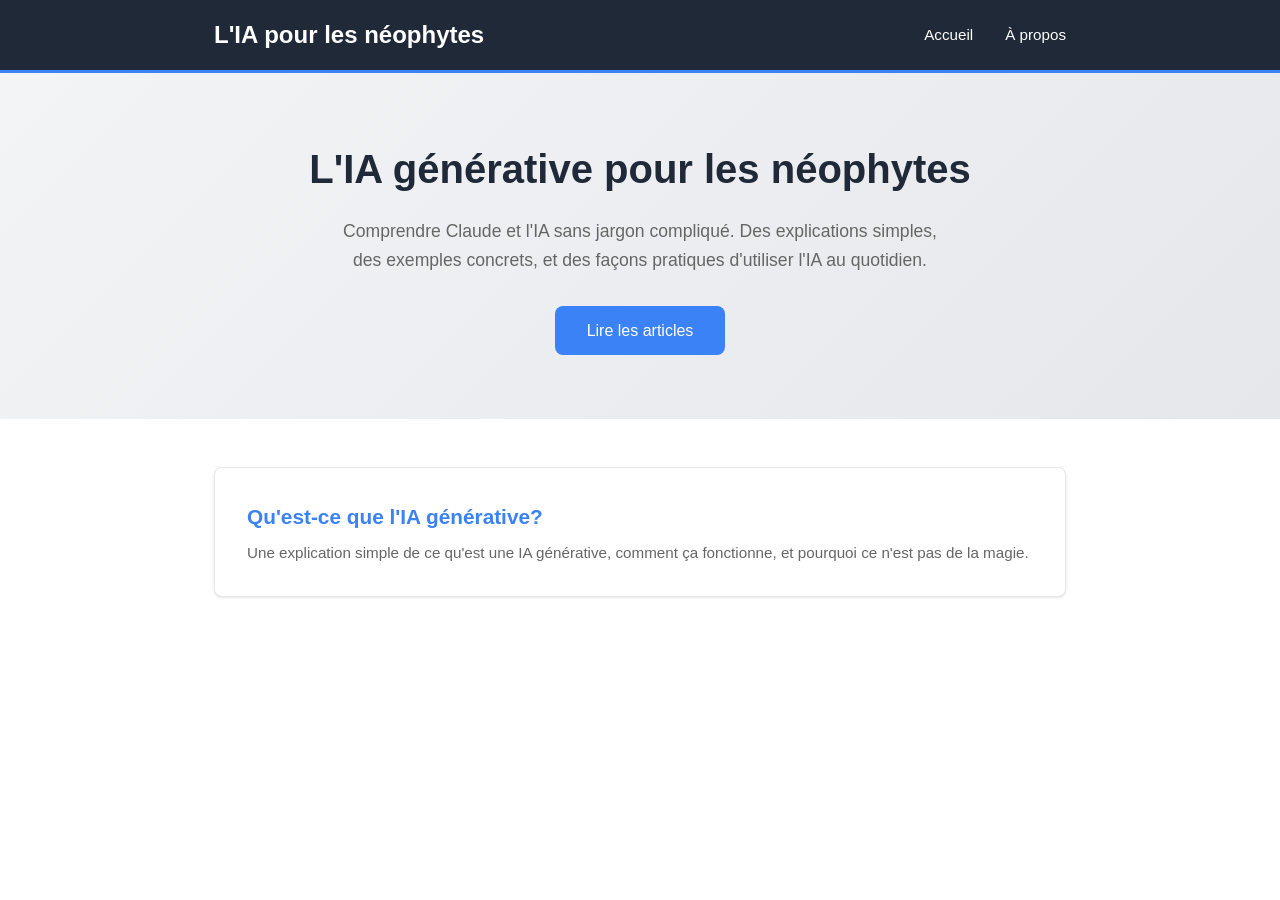
<file: index.html>
<!DOCTYPE html>
<html lang="fr">
<head>
  <meta charset="UTF-8">
  <meta name="viewport" content="width=device-width, initial-scale=1.0">
  <title>L'IA générative pour les néophytes</title>
  <link rel="stylesheet" href="style.css">
</head>
<body>
  <header>
    <nav class="container">
      <a href="/" class="logo">L'IA pour les néophytes</a>
      <ul class="nav-links">
        <li><a href="/">Accueil</a></li>
        <li><a href="about.html">À propos</a></li>
      </ul>
    </nav>
  </header>

  <section class="hero">
    <div class="container">
      <h1>L'IA générative pour les néophytes</h1>
      <p>Comprendre Claude et l'IA sans jargon compliqué. Des explications simples, des exemples concrets, et des façons pratiques d'utiliser l'IA au quotidien.</p>
      <a href="#articles" class="cta-button">Lire les articles</a>
    </div>
  </section>

  <div class="container">
    <section id="articles">
      <div class="articles-grid">
       <a href="articles/01-quest-ce-que-lia-v3.html" class="article-card">          <h3>Qu'est-ce que l'IA générative?</h3>
          <p>Une explication simple de ce qu'est une IA générative, comment ça fonctionne, et pourquoi ce n'est pas de la magie.</p>
        </a>

        <a href="articles/02-poser-une-question.html"
</file>
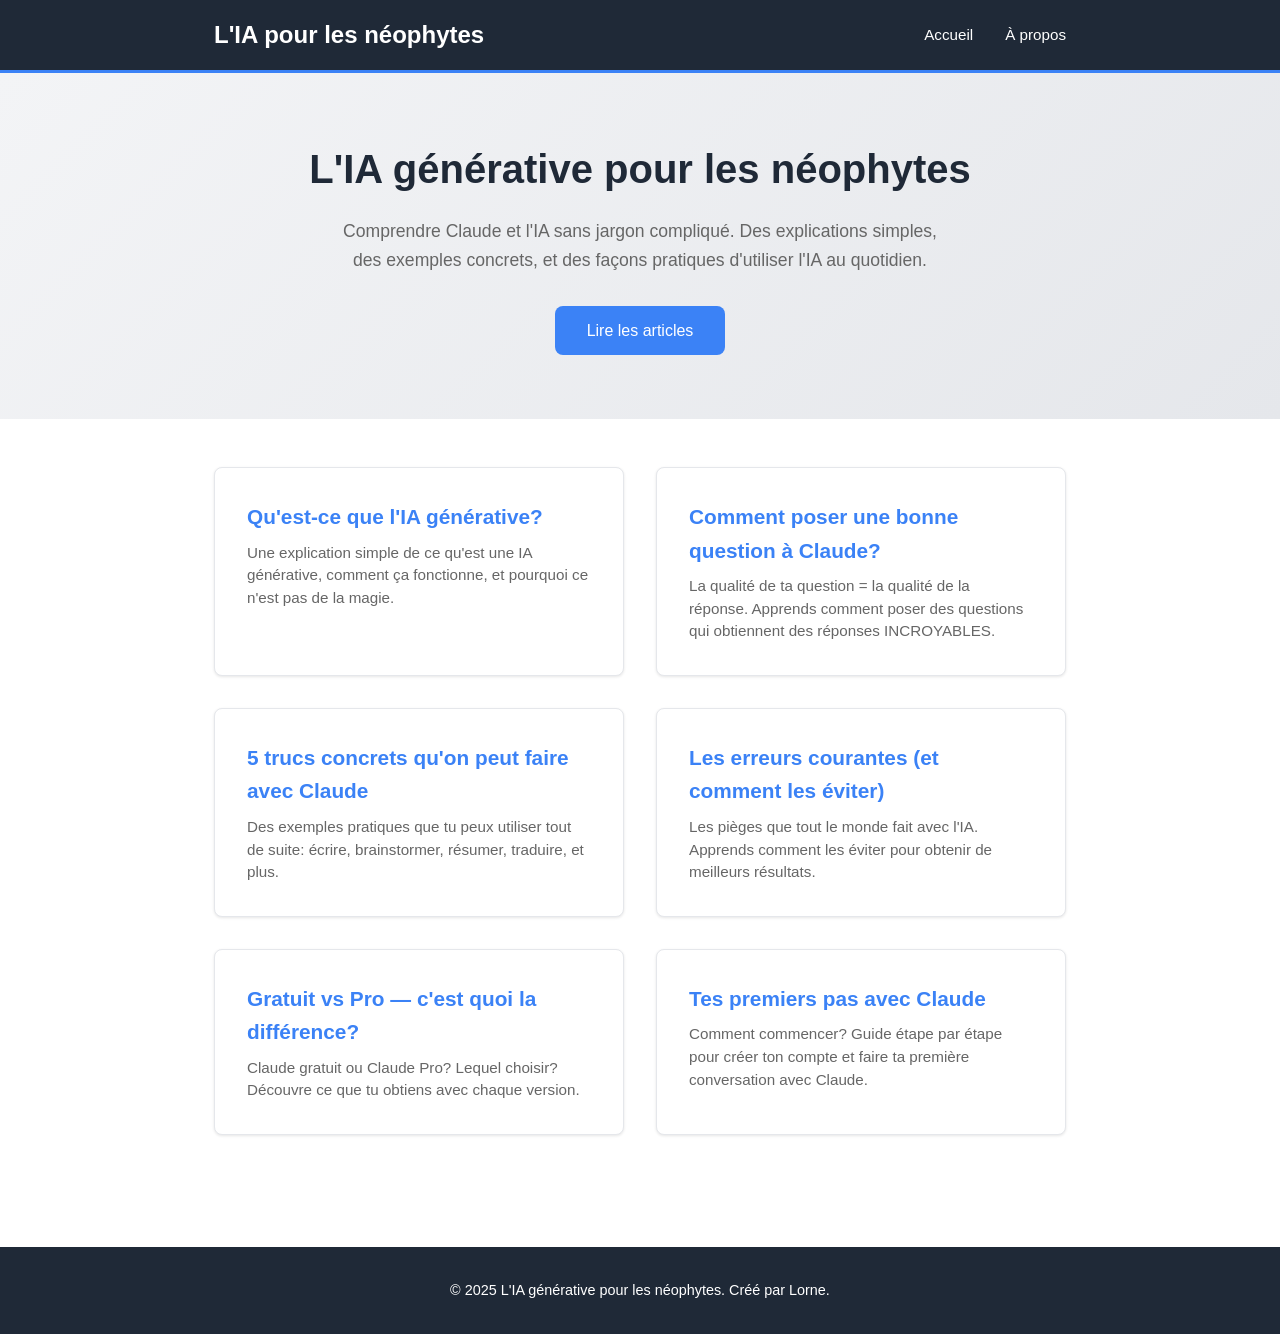
<file: index-v2.html>
<!DOCTYPE html>
<html lang="fr">
<head>
  <meta charset="UTF-8">
  <meta name="viewport" content="width=device-width, initial-scale=1.0">
  <title>L'IA générative pour les néophytes</title>
  <link rel="stylesheet" href="style.css">
</head>
<body>
  <header>
    <nav class="container">
      <a href="/" class="logo">L'IA pour les néophytes</a>
      <ul class="nav-links">
        <li><a href="/">Accueil</a></li>
        <li><a href="about.html">À propos</a></li>
      </ul>
    </nav>
  </header>

  <section class="hero">
    <div class="container">
      <h1>L'IA générative pour les néophytes</h1>
      <p>Comprendre Claude et l'IA sans jargon compliqué. Des explications simples, des exemples concrets, et des façons pratiques d'utiliser l'IA au quotidien.</p>
      <a href="#articles" class="cta-button">Lire les articles</a>
    </div>
  </section>

  <div class="container">
    <section id="articles">
      <div class="articles-grid">
        <a href="articles/01-quest-ce-que-lia-v3.html" class="article-card">
          <h3>Qu'est-ce que l'IA générative?</h3>
          <p>Une explication simple de ce qu'est une IA générative, comment ça fonctionne, et pourquoi ce n'est pas de la magie.</p>
        </a>

        <a href="articles/02-poser-une-question-v2.html" class="article-card">
          <h3>Comment poser une bonne question à Claude?</h3>
          <p>La qualité de ta question = la qualité de la réponse. Apprends comment poser des questions qui obtiennent des réponses INCROYABLES.</p>
        </a>

        <a href="articles/03-5-trucs-concrets.html" class="article-card">
          <h3>5 trucs concrets qu'on peut faire avec Claude</h3>
          <p>Des exemples pratiques que tu peux utiliser tout de suite: écrire, brainstormer, résumer, traduire, et plus.</p>
        </a>

        <a href="articles/04-erreurs-courantes.html" class="article-card">
          <h3>Les erreurs courantes (et comment les éviter)</h3>
          <p>Les pièges que tout le monde fait avec l'IA. Apprends comment les éviter pour obtenir de meilleurs résultats.</p>
        </a>

        <a href="articles/05-gratuit-vs-pro.html" class="article-card">
          <h3>Gratuit vs Pro — c'est quoi la différence?</h3>
          <p>Claude gratuit ou Claude Pro? Lequel choisir? Découvre ce que tu obtiens avec chaque version.</p>
        </a>

        <a href="articles/06-premiers-pas.html" class="article-card">
          <h3>Tes premiers pas avec Claude</h3>
          <p>Comment commencer? Guide étape par étape pour créer ton compte et faire ta première conversation avec Claude.</p>
        </a>
      </div>
    </section>
  </div>

  <footer>
    <p>&copy; 2025 L'IA générative pour les néophytes. Créé par Lorne.</p>
  </footer>
</body>
</html>
</file>
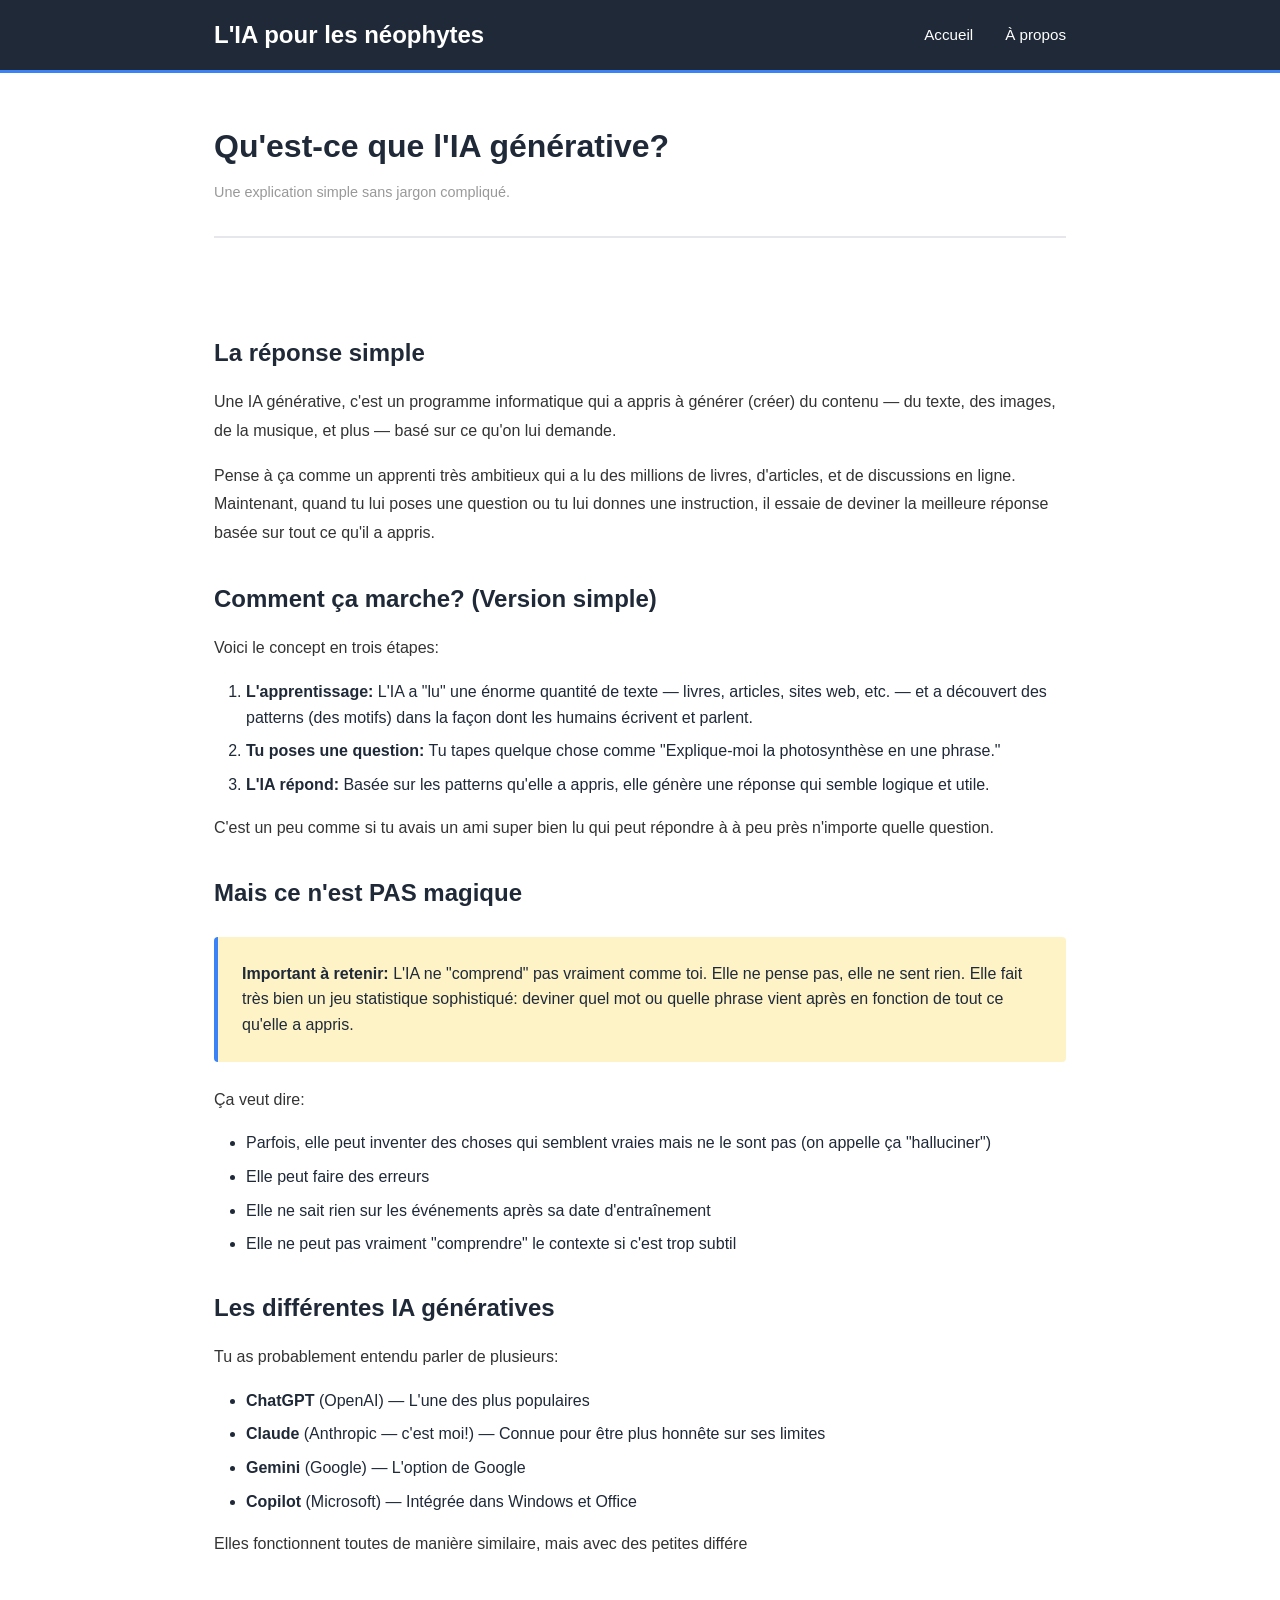
<file: articles/01-quest-ce-que-lia-v2.html>
<!DOCTYPE html>
<html lang="fr">
<head>
  <meta charset="UTF-8">
  <meta name="viewport" content="width=device-width, initial-scale=1.0">
  <title>Qu'est-ce que l'IA générative? - L'IA pour les néophytes</title>
  <link rel="stylesheet" href="../style.css">
</head>
<body>
  <header>
    <nav class="container">
      <a href="/" class="logo">L'IA pour les néophytes</a>
      <ul class="nav-links">
        <li><a href="/">Accueil</a></li>
        <li><a href="../about.html">À propos</a></li>
      </ul>
    </nav>
  </header>

  <div class="container">
    <article>
      <div class="article-header">
        <h1>Qu'est-ce que l'IA générative?</h1>
        <p class="article-meta">Une explication simple sans jargon compliqué.</p>
      </div>

      <div class="article-content">
        <h2>La réponse simple</h2>
        <p>Une IA générative, c'est un programme informatique qui a appris à générer (créer) du contenu — du texte, des images, de la musique, et plus — basé sur ce qu'on lui demande.</p>

        <p>Pense à ça comme un apprenti très ambitieux qui a lu des millions de livres, d'articles, et de discussions en ligne. Maintenant, quand tu lui poses une question ou tu lui donnes une instruction, il essaie de deviner la meilleure réponse basée sur tout ce qu'il a appris.</p>

        <h2>Comment ça marche? (Version simple)</h2>
        <p>Voici le concept en trois étapes:</p>

        <ol>
          <li><strong>L'apprentissage:</strong> L'IA a "lu" une énorme quantité de texte — livres, articles, sites web, etc. — et a découvert des patterns (des motifs) dans la façon dont les humains écrivent et parlent.</li>
          <li><strong>Tu poses une question:</strong> Tu tapes quelque chose comme "Explique-moi la photosynthèse en une phrase."</li>
          <li><strong>L'IA répond:</strong> Basée sur les patterns qu'elle a appris, elle génère une réponse qui semble logique et utile.</li>
        </ol>

        <p>C'est un peu comme si tu avais un ami super bien lu qui peut répondre à à peu près n'importe quelle question.</p>

        <h2>Mais ce n'est PAS magique</h2>

        <div class="highlight">
          <strong>Important à retenir:</strong> L'IA ne "comprend" pas vraiment comme toi. Elle ne pense pas, elle ne sent rien. Elle fait très bien un jeu statistique sophistiqué: deviner quel mot ou quelle phrase vient après en fonction de tout ce qu'elle a appris.
        </div>

        <p>Ça veut dire:</p>
        <ul>
          <li>Parfois, elle peut inventer des choses qui semblent vraies mais ne le sont pas (on appelle ça "halluciner")</li>
          <li>Elle peut faire des erreurs</li>
          <li>Elle ne sait rien sur les événements après sa date d'entraînement</li>
          <li>Elle ne peut pas vraiment "comprendre" le contexte si c'est trop subtil</li>
        </ul>

        <h2>Les différentes IA génératives</h2>

        <p>Tu as probablement entendu parler de plusieurs:</p>

        <ul>
          <li><strong>ChatGPT</strong> (OpenAI) — L'une des plus populaires</li>
          <li><strong>Claude</strong> (Anthropic — c'est moi!) — Connue pour être plus honnête sur ses limites</li>
          <li><strong>Gemini</strong> (Google) — L'option de Google</li>
          <li><strong>Copilot</strong> (Microsoft) — Intégrée dans Windows et Office</li>
        </ul>

        <p>Elles fonctionnent toutes de manière similaire, mais avec des petites différe
</file>
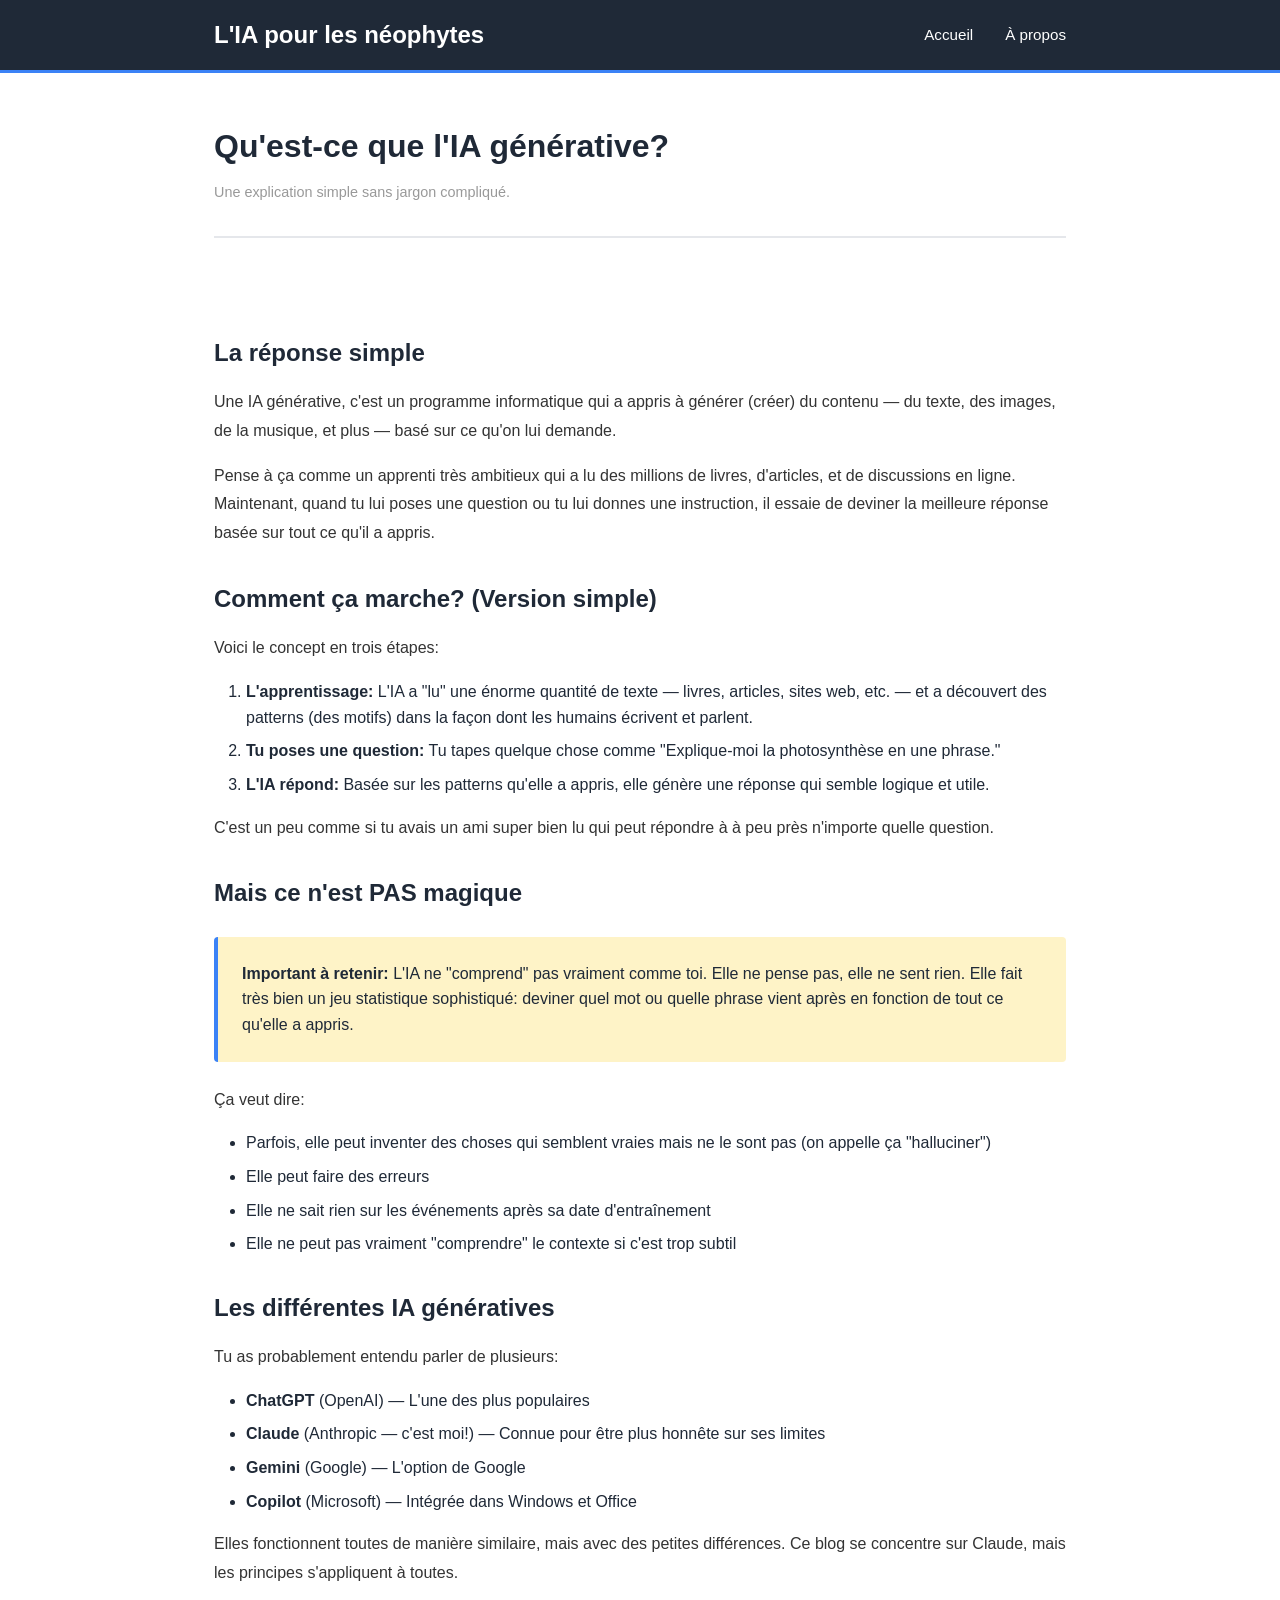
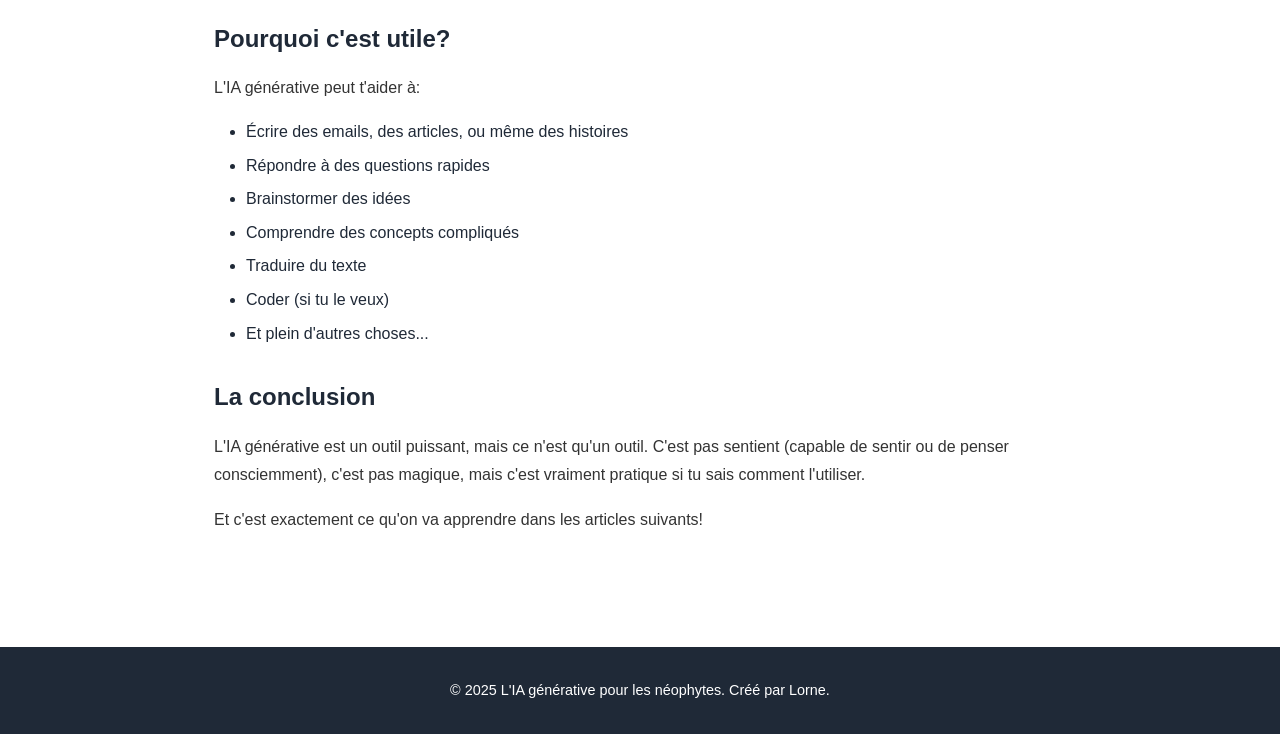
<file: articles/01-quest-ce-que-lia-v3.html>
<!DOCTYPE html>
<html lang="fr">
<head>
  <meta charset="UTF-8">
  <meta name="viewport" content="width=device-width, initial-scale=1.0">
  <title>Qu'est-ce que l'IA générative? - L'IA pour les néophytes</title>
  <link rel="stylesheet" href="../style.css">
</head>
<body>
  <header>
    <nav class="container">
      <a href="/" class="logo">L'IA pour les néophytes</a>
      <ul class="nav-links">
        <li><a href="/">Accueil</a></li>
        <li><a href="../about.html">À propos</a></li>
      </ul>
    </nav>
  </header>

  <div class="container">
    <article>
      <div class="article-header">
        <h1>Qu'est-ce que l'IA générative?</h1>
        <p class="article-meta">Une explication simple sans jargon compliqué.</p>
      </div>

      <div class="article-content">
        <h2>La réponse simple</h2>
        <p>Une IA générative, c'est un programme informatique qui a appris à générer (créer) du contenu — du texte, des images, de la musique, et plus — basé sur ce qu'on lui demande.</p>

        <p>Pense à ça comme un apprenti très ambitieux qui a lu des millions de livres, d'articles, et de discussions en ligne. Maintenant, quand tu lui poses une question ou tu lui donnes une instruction, il essaie de deviner la meilleure réponse basée sur tout ce qu'il a appris.</p>

        <h2>Comment ça marche? (Version simple)</h2>
        <p>Voici le concept en trois étapes:</p>

        <ol>
          <li><strong>L'apprentissage:</strong> L'IA a "lu" une énorme quantité de texte — livres, articles, sites web, etc. — et a découvert des patterns (des motifs) dans la façon dont les humains écrivent et parlent.</li>
          <li><strong>Tu poses une question:</strong> Tu tapes quelque chose comme "Explique-moi la photosynthèse en une phrase."</li>
          <li><strong>L'IA répond:</strong> Basée sur les patterns qu'elle a appris, elle génère une réponse qui semble logique et utile.</li>
        </ol>

        <p>C'est un peu comme si tu avais un ami super bien lu qui peut répondre à à peu près n'importe quelle question.</p>

        <h2>Mais ce n'est PAS magique</h2>

        <div class="highlight">
          <strong>Important à retenir:</strong> L'IA ne "comprend" pas vraiment comme toi. Elle ne pense pas, elle ne sent rien. Elle fait très bien un jeu statistique sophistiqué: deviner quel mot ou quelle phrase vient après en fonction de tout ce qu'elle a appris.
        </div>

        <p>Ça veut dire:</p>
        <ul>
          <li>Parfois, elle peut inventer des choses qui semblent vraies mais ne le sont pas (on appelle ça "halluciner")</li>
          <li>Elle peut faire des erreurs</li>
          <li>Elle ne sait rien sur les événements après sa date d'entraînement</li>
          <li>Elle ne peut pas vraiment "comprendre" le contexte si c'est trop subtil</li>
        </ul>

        <h2>Les différentes IA génératives</h2>

        <p>Tu as probablement entendu parler de plusieurs:</p>

        <ul>
          <li><strong>ChatGPT</strong> (OpenAI) — L'une des plus populaires</li>
          <li><strong>Claude</strong> (Anthropic — c'est moi!) — Connue pour être plus honnête sur ses limites</li>
          <li><strong>Gemini</strong> (Google) — L'option de Google</li>
          <li><strong>Copilot</strong> (Microsoft) — Intégrée dans Windows et Office</li>
        </ul>

        <p>Elles fonctionnent toutes de manière similaire, mais avec des petites différences. Ce blog se concentre sur Claude, mais les principes s'appliquent à toutes.</p>

        <h2>Pourquoi c'est utile?</h2>

        <p>L'IA générative peut t'aider à:</p>
        <ul>
          <li>Écrire des emails, des articles, ou même des histoires</li>
          <li>Répondre à des questions rapides</li>
          <li>Brainstormer des idées</li>
          <li>Comprendre des concepts compliqués</li>
          <li>Traduire du texte</li>
          <li>Coder (si tu le veux)</li>
          <li>Et plein d'autres choses...</li>
        </ul>

        <h2>La conclusion</h2>

        <p>L'IA générative est un outil puissant, mais ce n'est qu'un outil. C'est pas sentient (capable de sentir ou de penser consciemment), c'est pas magique, mais c'est vraiment pratique si tu sais comment l'utiliser.</p>

        <p>Et c'est exactement ce qu'on va apprendre dans les articles suivants!</p>
      </div>
    </article>
  </div>

  <footer>
    <p>&copy; 2025 L'IA générative pour les néophytes. Créé par Lorne.</p>
  </footer>
</body>
</html>
</file>
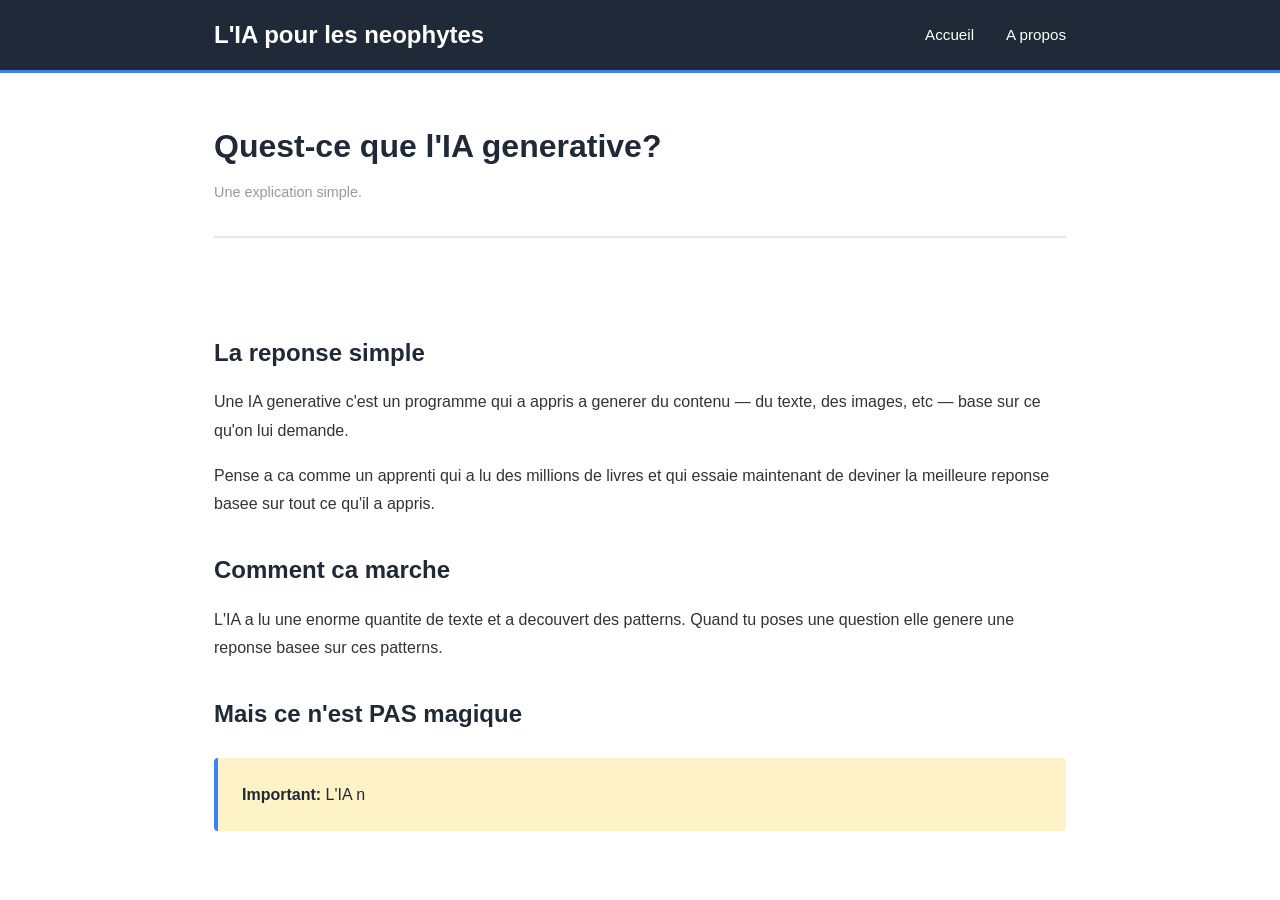
<file: articles/01-quest-ce-que-lia.html>
<!DOCTYPE html>
<html lang="fr">
<head>
  <meta charset="UTF-8">
  <meta name="viewport" content="width=device-width, initial-scale=1.0">
  <title>Quest-ce que l'IA generative</title>
  <link rel="stylesheet" href="../style.css">
</head>
<body>
  <header>
    <nav class="container">
      <a href="/" class="logo">L'IA pour les neophytes</a>
      <ul class="nav-links">
        <li><a href="/">Accueil</a></li>
        <li><a href="../about.html">A propos</a></li>
      </ul>
    </nav>
  </header>

  <div class="container">
    <article>
      <div class="article-header">
        <h1>Quest-ce que l'IA generative?</h1>
        <p class="article-meta">Une explication simple.</p>
      </div>
      <div class="article-content">
        <h2>La reponse simple</h2>
        <p>Une IA generative c'est un programme qui a appris a generer du contenu — du texte, des images, etc — base sur ce qu'on lui demande.</p>
        <p>Pense a ca comme un apprenti qui a lu des millions de livres et qui essaie maintenant de deviner la meilleure reponse basee sur tout ce qu'il a appris.</p>
        <h2>Comment ca marche</h2>
        <p>L'IA a lu une enorme quantite de texte et a decouvert des patterns. Quand tu poses une question elle genere une reponse basee sur ces patterns.</p>
        <h2>Mais ce n'est PAS magique</h2>
        <div class="highlight">
          <strong>Important:</strong> L'IA n
</file>
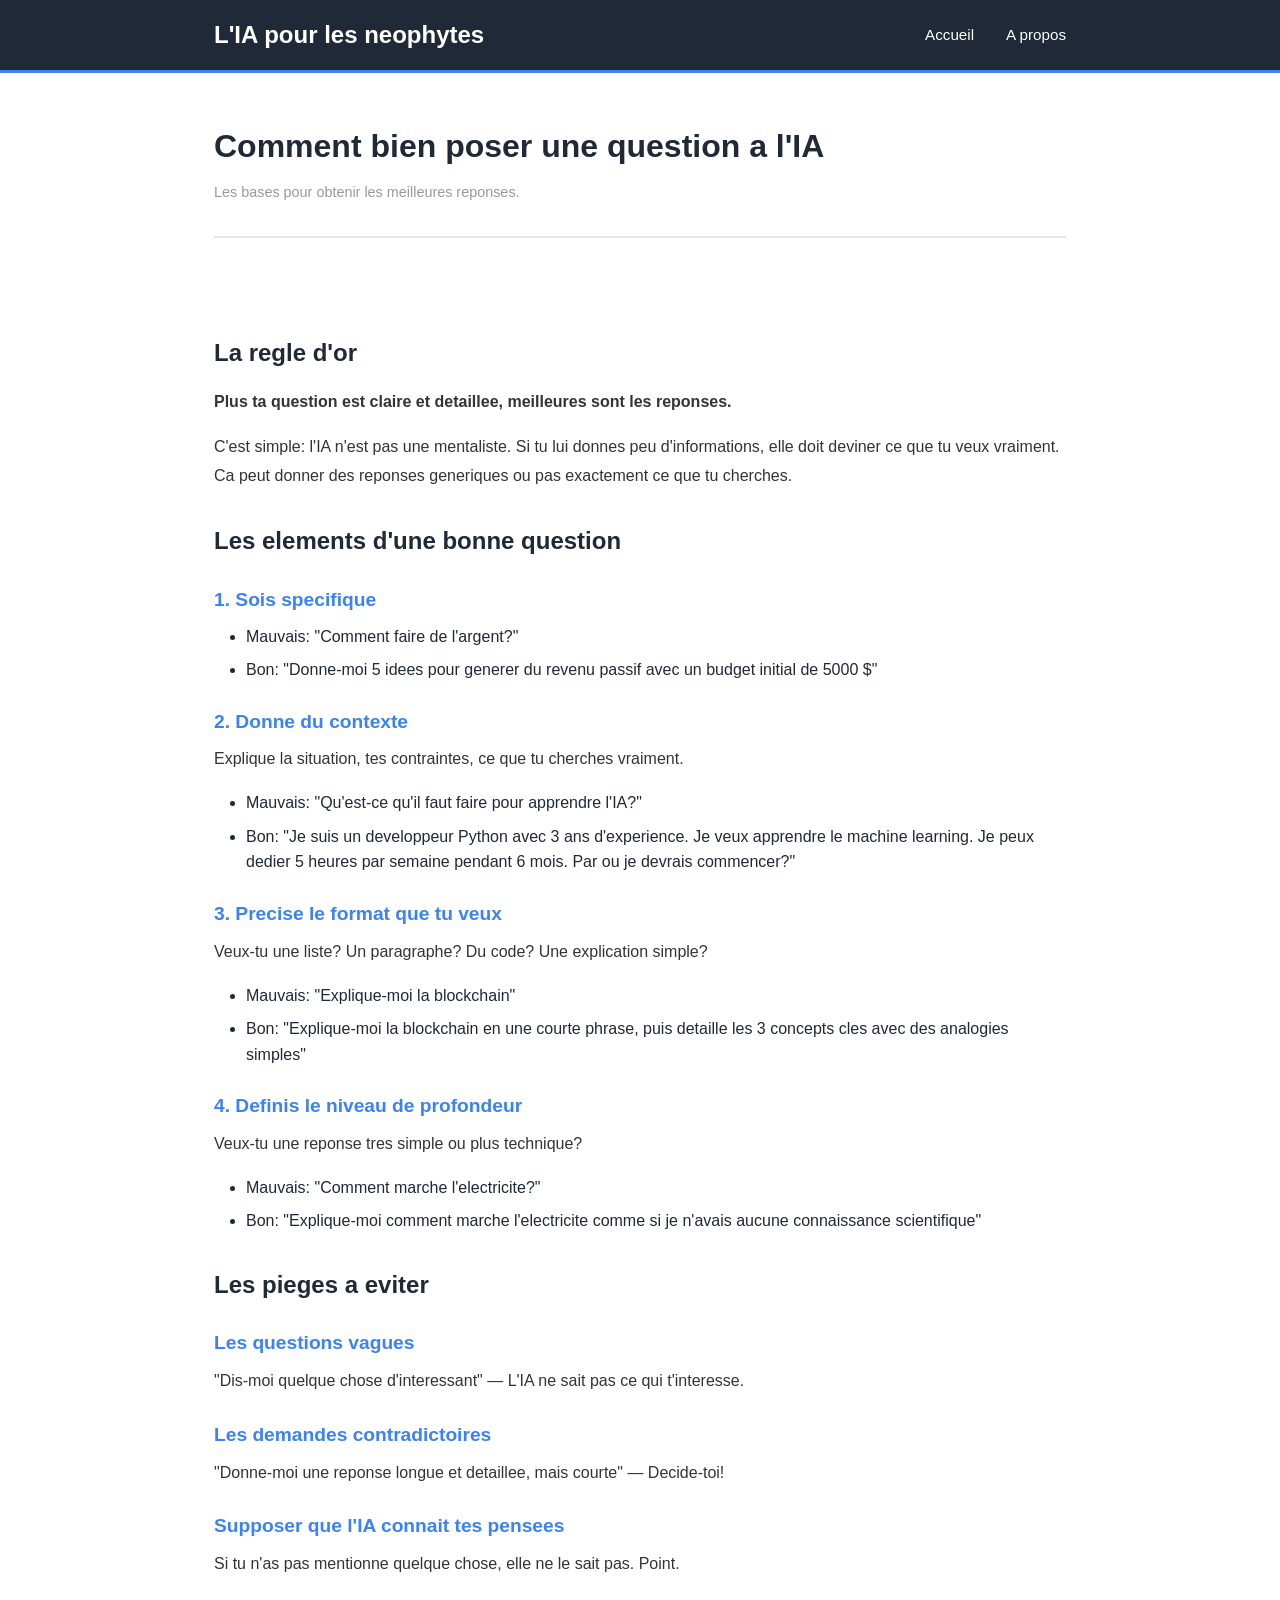
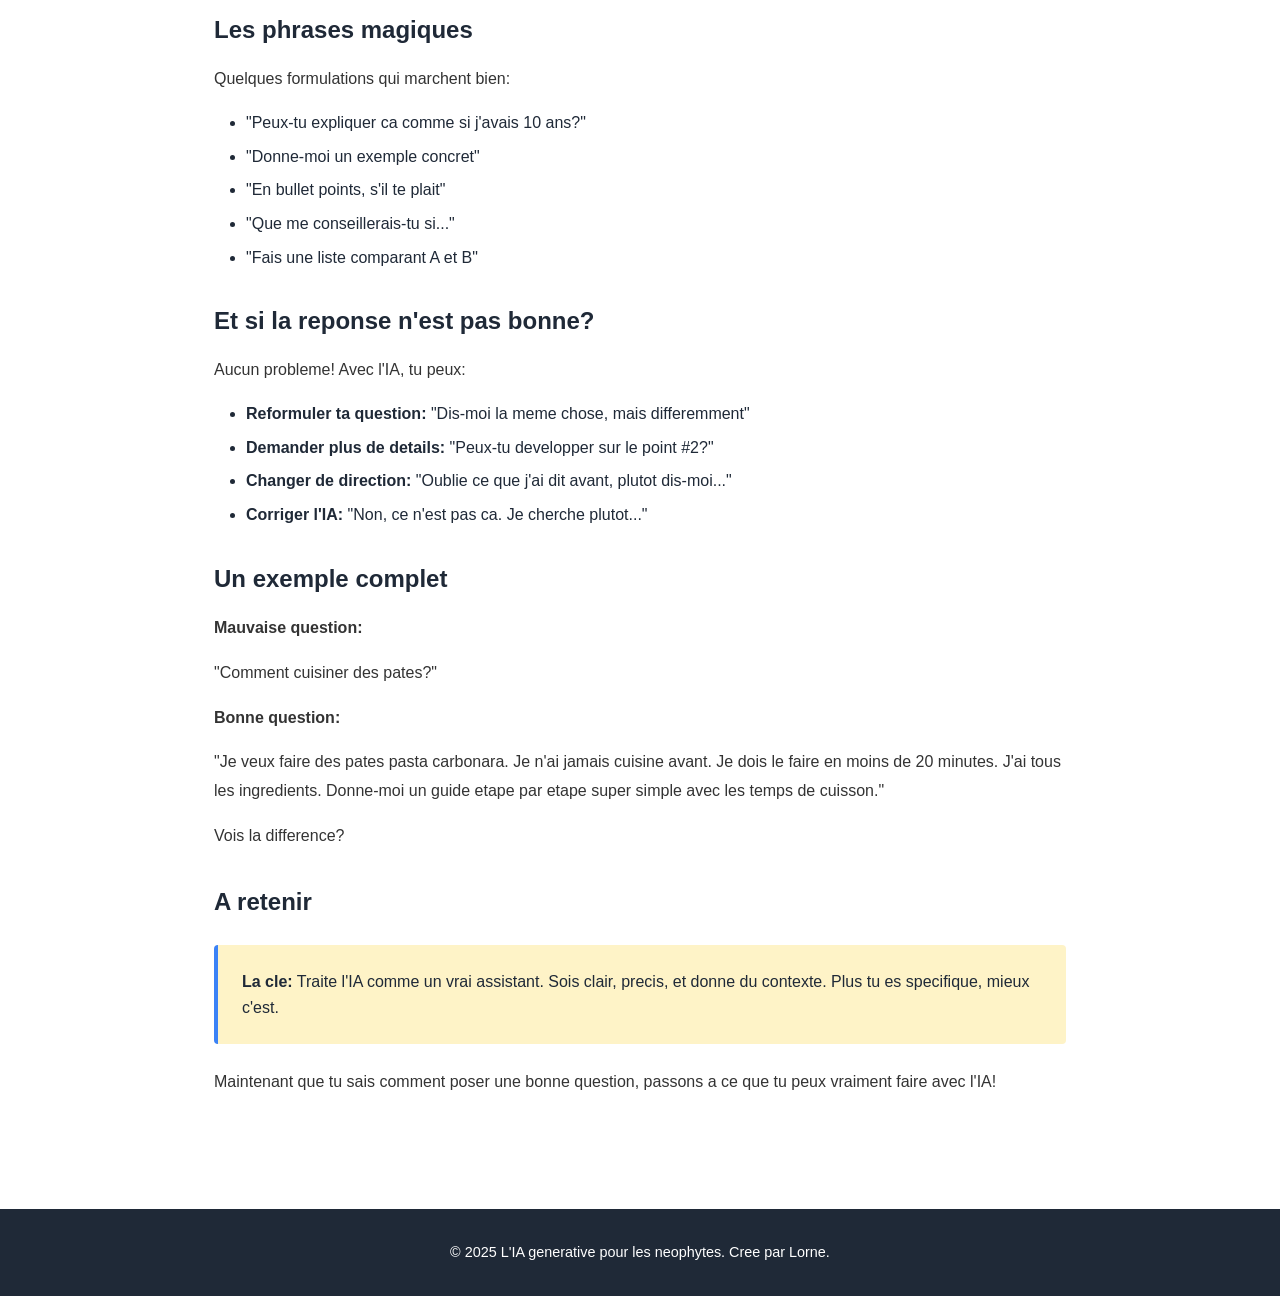
<file: articles/02-poser-une-question.html>
<!DOCTYPE html>
<html lang="fr">
<head>
  <meta charset="UTF-8">
  <meta name="viewport" content="width=device-width, initial-scale=1.0">
  <title>Comment bien poser une question a l'IA - L'IA pour les neophytes</title>
  <link rel="stylesheet" href="../style.css">
</head>
<body>
  <header>
    <nav class="container">
      <a href="/" class="logo">L'IA pour les neophytes</a>
      <ul class="nav-links">
        <li><a href="/">Accueil</a></li>
        <li><a href="../about.html">A propos</a></li>
      </ul>
    </nav>
  </header>

  <div class="container">
    <article>
      <div class="article-header">
        <h1>Comment bien poser une question a l'IA</h1>
        <p class="article-meta">Les bases pour obtenir les meilleures reponses.</p>
      </div>

      <div class="article-content">
        <h2>La regle d'or</h2>
        <p><strong>Plus ta question est claire et detaillee, meilleures sont les reponses.</strong></p>

        <p>C'est simple: l'IA n'est pas une mentaliste. Si tu lui donnes peu d'informations, elle doit deviner ce que tu veux vraiment. Ca peut donner des reponses generiques ou pas exactement ce que tu cherches.</p>

        <h2>Les elements d'une bonne question</h2>

        <h3>1. Sois specifique</h3>
        <ul>
          <li>Mauvais: "Comment faire de l'argent?"</li>
          <li>Bon: "Donne-moi 5 idees pour generer du revenu passif avec un budget initial de 5000 $"</li>
        </ul>

        <h3>2. Donne du contexte</h3>
        <p>Explique la situation, tes contraintes, ce que tu cherches vraiment.</p>
        <ul>
          <li>Mauvais: "Qu'est-ce qu'il faut faire pour apprendre l'IA?"</li>
          <li>Bon: "Je suis un developpeur Python avec 3 ans d'experience. Je veux apprendre le machine learning. Je peux dedier 5 heures par semaine pendant 6 mois. Par ou je devrais commencer?"</li>
        </ul>

        <h3>3. Precise le format que tu veux</h3>
        <p>Veux-tu une liste? Un paragraphe? Du code? Une explication simple?</p>
        <ul>
          <li>Mauvais: "Explique-moi la blockchain"</li>
          <li>Bon: "Explique-moi la blockchain en une courte phrase, puis detaille les 3 concepts cles avec des analogies simples"</li>
        </ul>

        <h3>4. Definis le niveau de profondeur</h3>
        <p>Veux-tu une reponse tres simple ou plus technique?</p>
        <ul>
          <li>Mauvais: "Comment marche l'electricite?"</li>
          <li>Bon: "Explique-moi comment marche l'electricite comme si je n'avais aucune connaissance scientifique"</li>
        </ul>

        <h2>Les pieges a eviter</h2>

        <h3>Les questions vagues</h3>
        <p>"Dis-moi quelque chose d'interessant" — L'IA ne sait pas ce qui t'interesse.</p>

        <h3>Les demandes contradictoires</h3>
        <p>"Donne-moi une reponse longue et detaillee, mais courte" — Decide-toi!</p>

        <h3>Supposer que l'IA connait tes pensees</h3>
        <p>Si tu n'as pas mentionne quelque chose, elle ne le sait pas. Point.</p>

        <h2>Les phrases magiques</h2>

        <p>Quelques formulations qui marchent bien:</p>

        <ul>
          <li>"Peux-tu expliquer ca comme si j'avais 10 ans?"</li>
          <li>"Donne-moi un exemple concret"</li>
          <li>"En bullet points, s'il te plait"</li>
          <li>"Que me conseillerais-tu si..."</li>
          <li>"Fais une liste comparant A et B"</li>
        </ul>

        <h2>Et si la reponse n'est pas bonne?</h2>

        <p>Aucun probleme! Avec l'IA, tu peux:</p>

        <ul>
          <li><strong>Reformuler ta question:</strong> "Dis-moi la meme chose, mais differemment"</li>
          <li><strong>Demander plus de details:</strong> "Peux-tu developper sur le point #2?"</li>
          <li><strong>Changer de direction:</strong> "Oublie ce que j'ai dit avant, plutot dis-moi..."</li>
          <li><strong>Corriger l'IA:</strong> "Non, ce n'est pas ca. Je cherche plutot..."</li>
        </ul>

        <h2>Un exemple complet</h2>

        <p><strong>Mauvaise question:</strong></p>
        <p>"Comment cuisiner des pates?"</p>

        <p><strong>Bonne question:</strong></p>
        <p>"Je veux faire des pates pasta carbonara. Je n'ai jamais cuisine avant. Je dois le faire en moins de 20 minutes. J'ai tous les ingredients. Donne-moi un guide etape par etape super simple avec les temps de cuisson."</p>

        <p>Vois la difference?</p>

        <h2>A retenir</h2>

        <div class="highlight">
          <strong>La cle:</strong> Traite l'IA comme un vrai assistant. Sois clair, precis, et donne du contexte. Plus tu es specifique, mieux c'est.
        </div>

        <p>Maintenant que tu sais comment poser une bonne question, passons a ce que tu peux vraiment faire avec l'IA!</p>
      </div>
    </article>
  </div>

  <footer>
    <p>&copy; 2025 L'IA generative pour les neophytes. Cree par Lorne.</p>
  </footer>
</body>
</html>
</file>
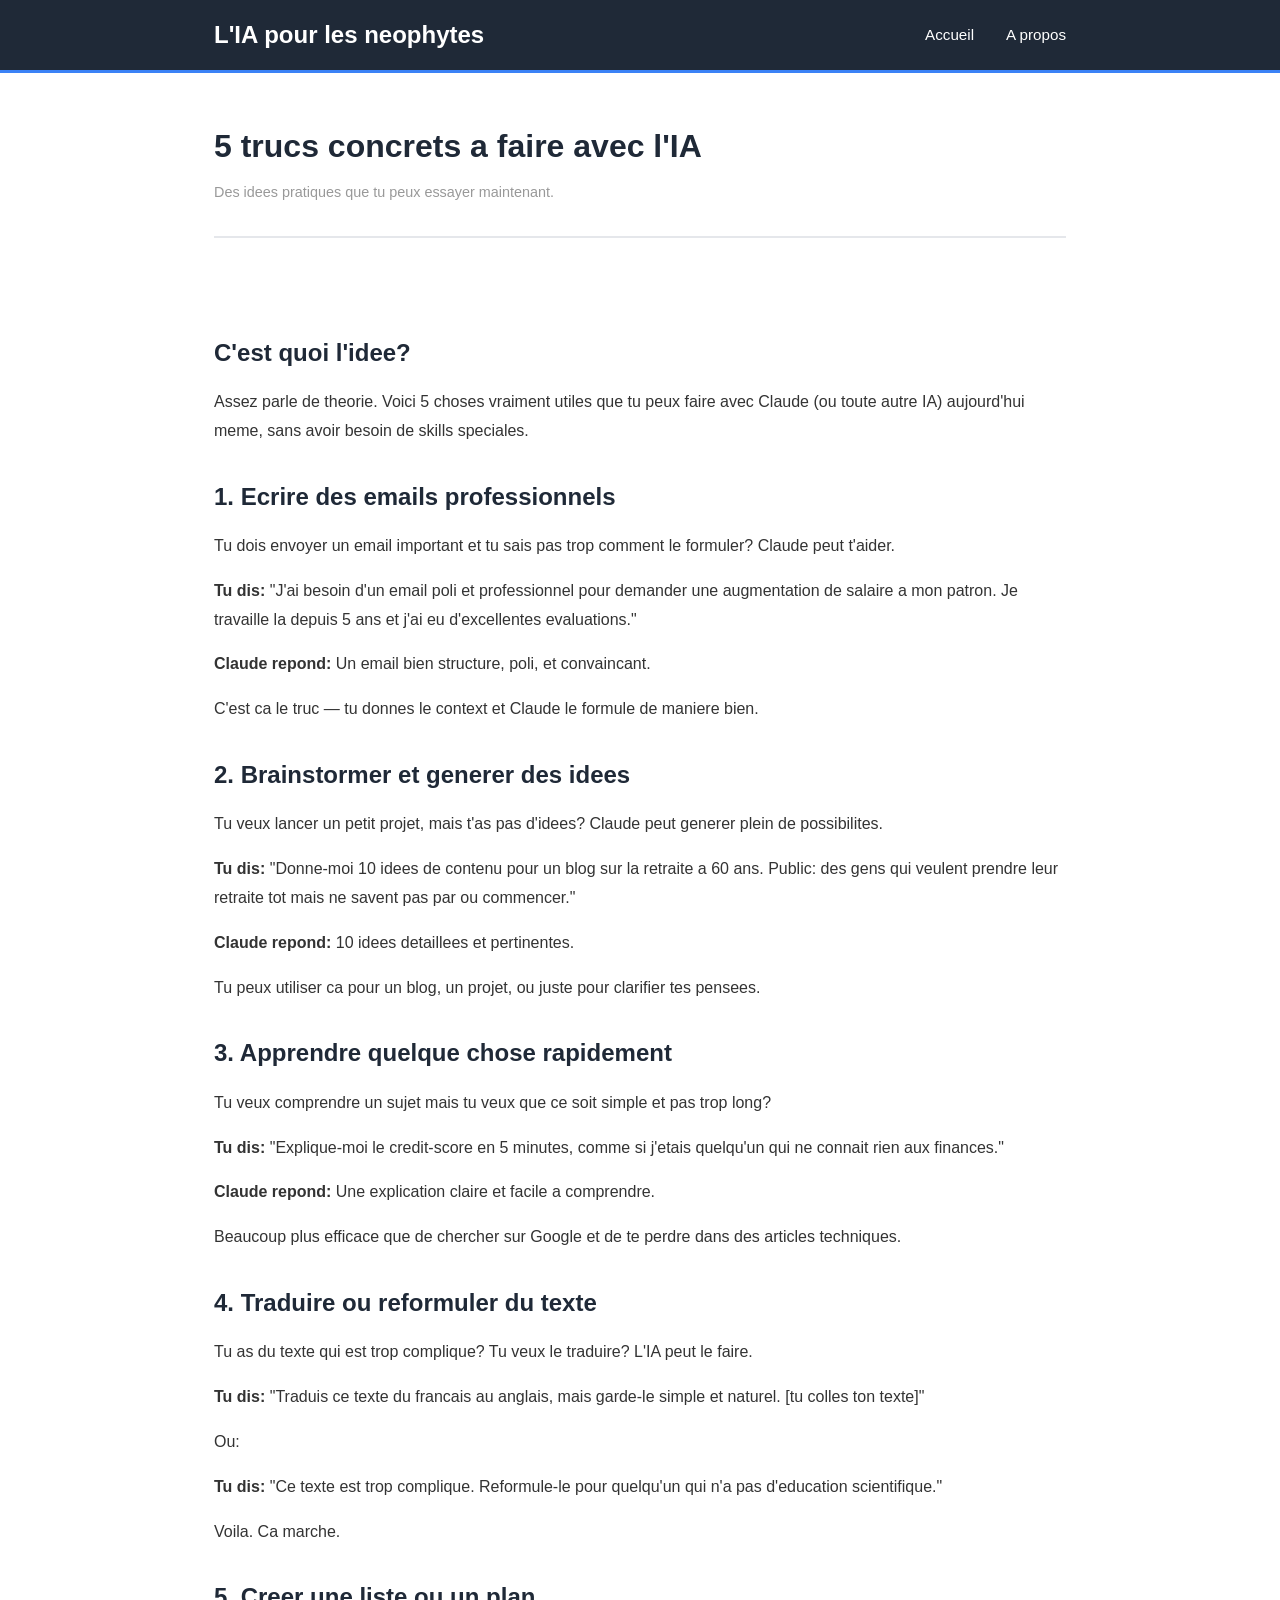
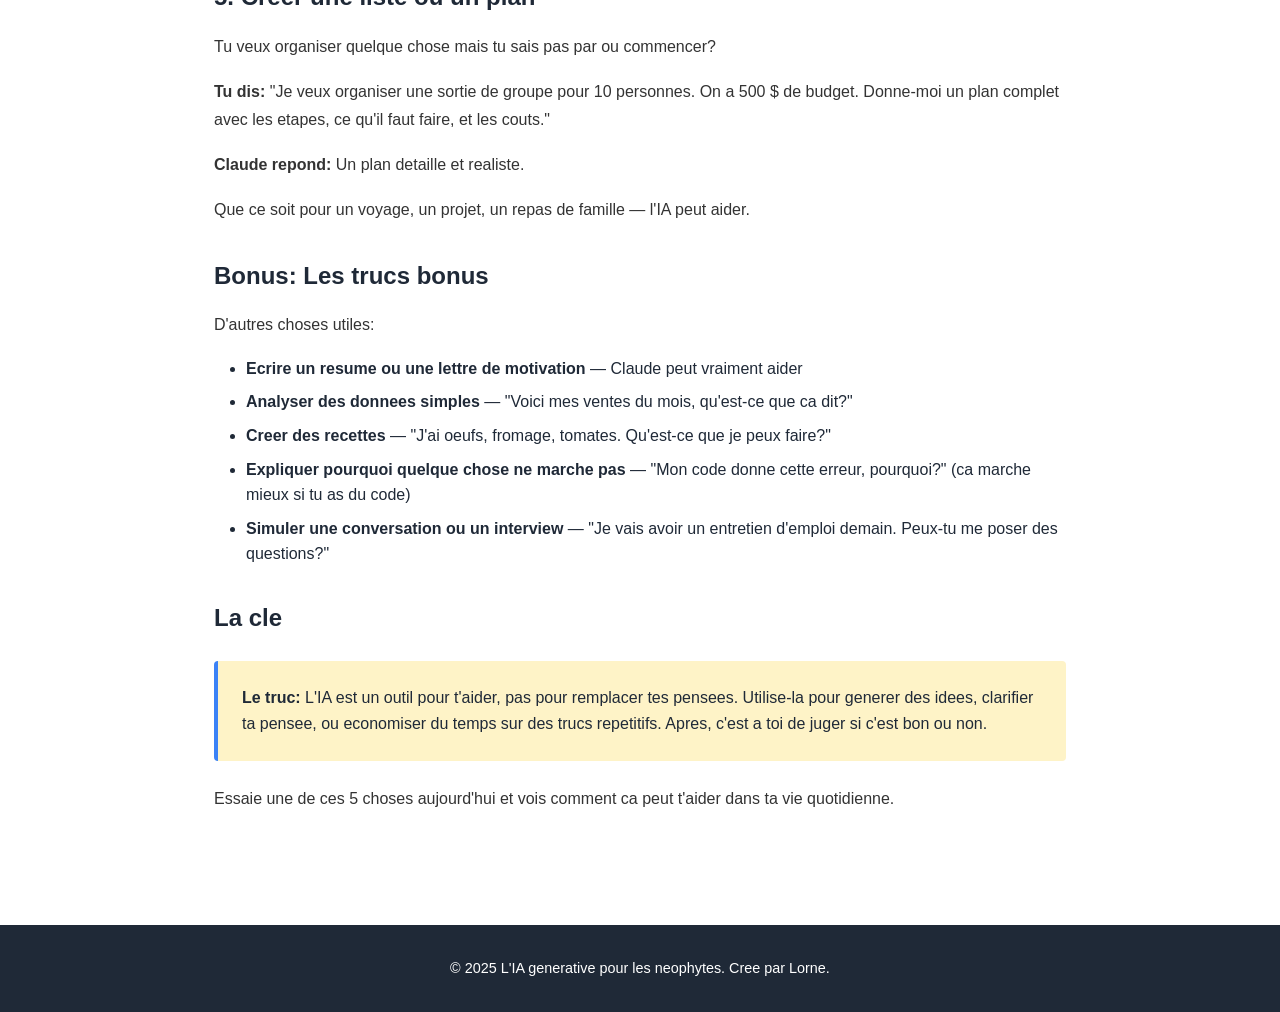
<file: articles/03-5-trucs-concrets.html>
<!DOCTYPE html>
<html lang="fr">
<head>
  <meta charset="UTF-8">
  <meta name="viewport" content="width=device-width, initial-scale=1.0">
  <title>5 trucs concrets a faire avec l'IA - L'IA pour les neophytes</title>
  <link rel="stylesheet" href="../style.css">
</head>
<body>
  <header>
    <nav class="container">
      <a href="/" class="logo">L'IA pour les neophytes</a>
      <ul class="nav-links">
        <li><a href="/">Accueil</a></li>
        <li><a href="../about.html">A propos</a></li>
      </ul>
    </nav>
  </header>

  <div class="container">
    <article>
      <div class="article-header">
        <h1>5 trucs concrets a faire avec l'IA</h1>
        <p class="article-meta">Des idees pratiques que tu peux essayer maintenant.</p>
      </div>

      <div class="article-content">
        <h2>C'est quoi l'idee?</h2>
        <p>Assez parle de theorie. Voici 5 choses vraiment utiles que tu peux faire avec Claude (ou toute autre IA) aujourd'hui meme, sans avoir besoin de skills speciales.</p>

        <h2>1. Ecrire des emails professionnels</h2>
        
        <p>Tu dois envoyer un email important et tu sais pas trop comment le formuler? Claude peut t'aider.</p>

        <p><strong>Tu dis:</strong> "J'ai besoin d'un email poli et professionnel pour demander une augmentation de salaire a mon patron. Je travaille la depuis 5 ans et j'ai eu d'excellentes evaluations."</p>

        <p><strong>Claude repond:</strong> Un email bien structure, poli, et convaincant.</p>

        <p>C'est ca le truc — tu donnes le context et Claude le formule de maniere bien.</p>

        <h2>2. Brainstormer et generer des idees</h2>
        
        <p>Tu veux lancer un petit projet, mais t'as pas d'idees? Claude peut generer plein de possibilites.</p>

        <p><strong>Tu dis:</strong> "Donne-moi 10 idees de contenu pour un blog sur la retraite a 60 ans. Public: des gens qui veulent prendre leur retraite tot mais ne savent pas par ou commencer."</p>

        <p><strong>Claude repond:</strong> 10 idees detaillees et pertinentes.</p>

        <p>Tu peux utiliser ca pour un blog, un projet, ou juste pour clarifier tes pensees.</p>

        <h2>3. Apprendre quelque chose rapidement</h2>
        
        <p>Tu veux comprendre un sujet mais tu veux que ce soit simple et pas trop long?</p>

        <p><strong>Tu dis:</strong> "Explique-moi le credit-score en 5 minutes, comme si j'etais quelqu'un qui ne connait rien aux finances."</p>

        <p><strong>Claude repond:</strong> Une explication claire et facile a comprendre.</p>

        <p>Beaucoup plus efficace que de chercher sur Google et de te perdre dans des articles techniques.</p>

        <h2>4. Traduire ou reformuler du texte</h2>
        
        <p>Tu as du texte qui est trop complique? Tu veux le traduire? L'IA peut le faire.</p>

        <p><strong>Tu dis:</strong> "Traduis ce texte du francais au anglais, mais garde-le simple et naturel. [tu colles ton texte]"</p>

        <p>Ou:</p>

        <p><strong>Tu dis:</strong> "Ce texte est trop complique. Reformule-le pour quelqu'un qui n'a pas d'education scientifique."</p>

        <p>Voila. Ca marche.</p>

        <h2>5. Creer une liste ou un plan</h2>
        
        <p>Tu veux organiser quelque chose mais tu sais pas par ou commencer?</p>

        <p><strong>Tu dis:</strong> "Je veux organiser une sortie de groupe pour 10 personnes. On a 500 $ de budget. Donne-moi un plan complet avec les etapes, ce qu'il faut faire, et les couts."</p>

        <p><strong>Claude repond:</strong> Un plan detaille et realiste.</p>

        <p>Que ce soit pour un voyage, un projet, un repas de famille — l'IA peut aider.</p>

        <h2>Bonus: Les trucs bonus</h2>

        <p>D'autres choses utiles:</p>
        <ul>
          <li><strong>Ecrire un resume ou une lettre de motivation</strong> — Claude peut vraiment aider</li>
          <li><strong>Analyser des donnees simples</strong> — "Voici mes ventes du mois, qu'est-ce que ca dit?"</li>
          <li><strong>Creer des recettes</strong> — "J'ai oeufs, fromage, tomates. Qu'est-ce que je peux faire?"</li>
          <li><strong>Expliquer pourquoi quelque chose ne marche pas</strong> — "Mon code donne cette erreur, pourquoi?" (ca marche mieux si tu as du code)</li>
          <li><strong>Simuler une conversation ou un interview</strong> — "Je vais avoir un entretien d'emploi demain. Peux-tu me poser des questions?"</li>
        </ul>

        <h2>La cle</h2>

        <div class="highlight">
          <strong>Le truc:</strong> L'IA est un outil pour t'aider, pas pour remplacer tes pensees. Utilise-la pour generer des idees, clarifier ta pensee, ou economiser du temps sur des trucs repetitifs. Apres, c'est a toi de juger si c'est bon ou non.
        </div>

        <p>Essaie une de ces 5 choses aujourd'hui et vois comment ca peut t'aider dans ta vie quotidienne.</p>
      </div>
    </article>
  </div>

  <footer>
    <p>&copy; 2025 L'IA generative pour les neophytes. Cree par Lorne.</p>
  </footer>
</body>
</html>
</file>
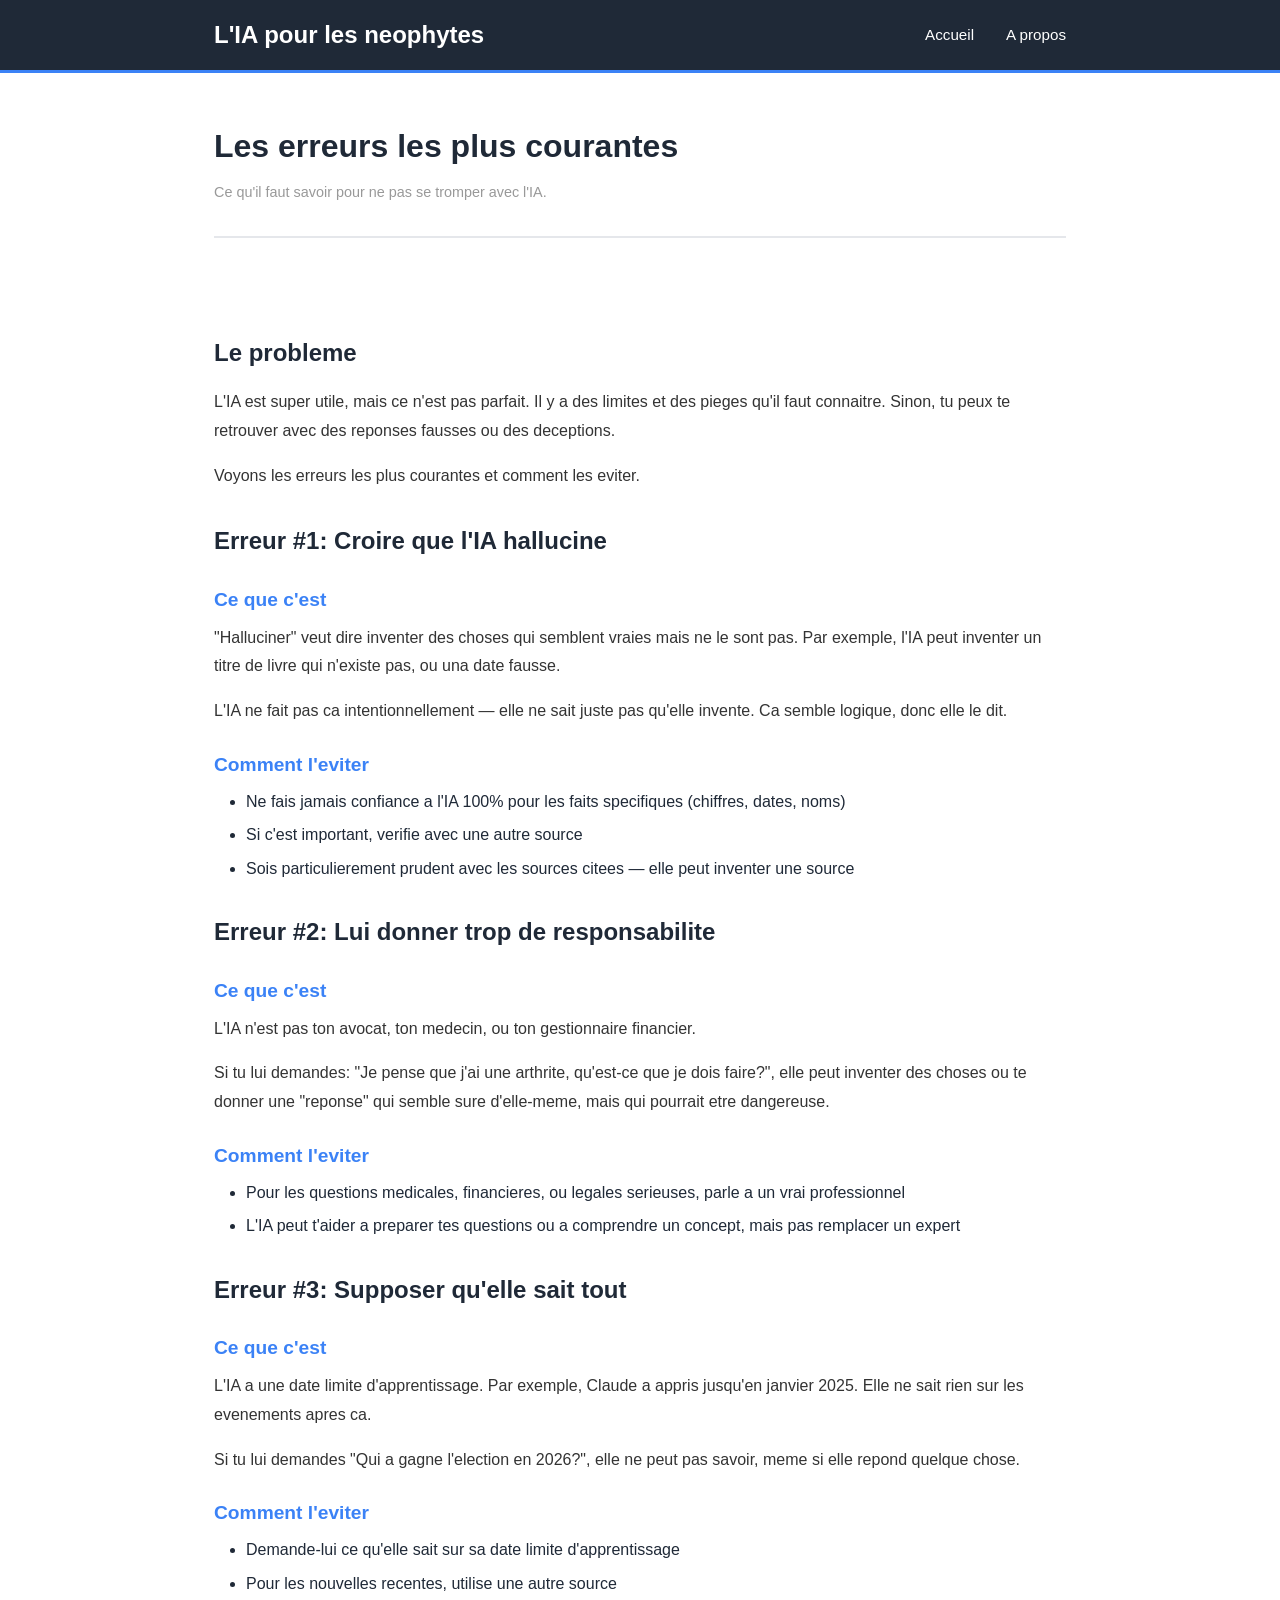
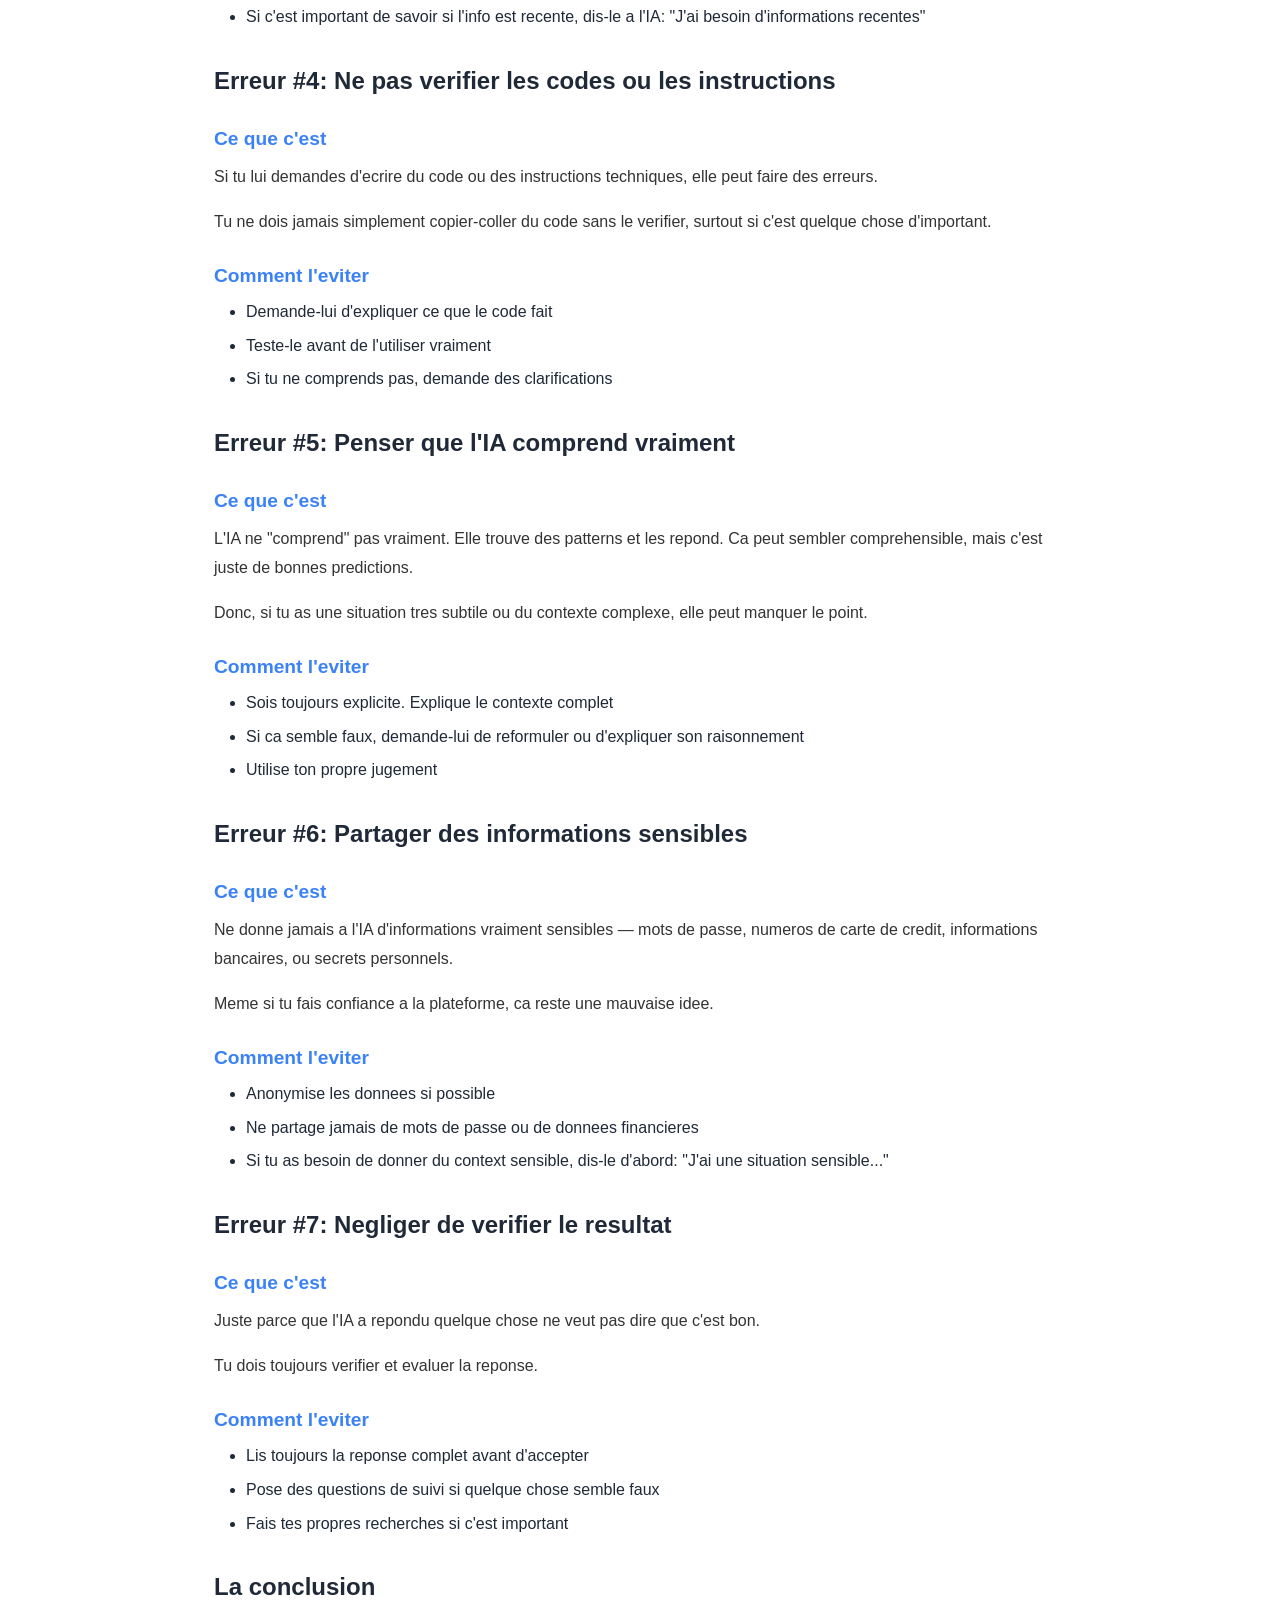
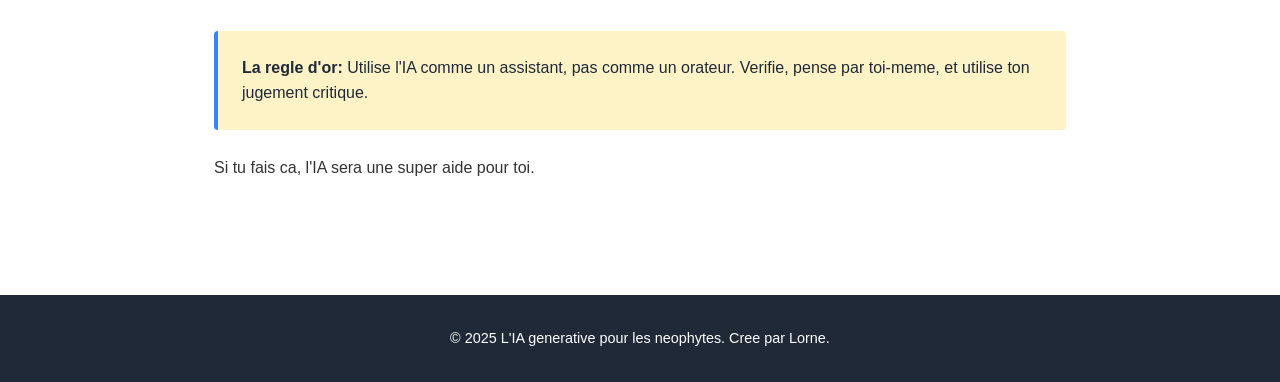
<file: articles/04-erreurs-courantes.html>
<!DOCTYPE html>
<html lang="fr">
<head>
  <meta charset="UTF-8">
  <meta name="viewport" content="width=device-width, initial-scale=1.0">
  <title>Les erreurs les plus courantes - L'IA pour les neophytes</title>
  <link rel="stylesheet" href="../style.css">
</head>
<body>
  <header>
    <nav class="container">
      <a href="/" class="logo">L'IA pour les neophytes</a>
      <ul class="nav-links">
        <li><a href="/">Accueil</a></li>
        <li><a href="../about.html">A propos</a></li>
      </ul>
    </nav>
  </header>

  <div class="container">
    <article>
      <div class="article-header">
        <h1>Les erreurs les plus courantes</h1>
        <p class="article-meta">Ce qu'il faut savoir pour ne pas se tromper avec l'IA.</p>
      </div>

      <div class="article-content">
        <h2>Le probleme</h2>
        <p>L'IA est super utile, mais ce n'est pas parfait. Il y a des limites et des pieges qu'il faut connaitre. Sinon, tu peux te retrouver avec des reponses fausses ou des deceptions.</p>

        <p>Voyons les erreurs les plus courantes et comment les eviter.</p>

        <h2>Erreur #1: Croire que l'IA hallucine</h2>
        
        <h3>Ce que c'est</h3>
        <p>"Halluciner" veut dire inventer des choses qui semblent vraies mais ne le sont pas. Par exemple, l'IA peut inventer un titre de livre qui n'existe pas, ou una date fausse.</p>

        <p>L'IA ne fait pas ca intentionnellement — elle ne sait juste pas qu'elle invente. Ca semble logique, donc elle le dit.</p>

        <h3>Comment l'eviter</h3>
        <ul>
          <li>Ne fais jamais confiance a l'IA 100% pour les faits specifiques (chiffres, dates, noms)</li>
          <li>Si c'est important, verifie avec une autre source</li>
          <li>Sois particulierement prudent avec les sources citees — elle peut inventer une source</li>
        </ul>

        <h2>Erreur #2: Lui donner trop de responsabilite</h2>
        
        <h3>Ce que c'est</h3>
        <p>L'IA n'est pas ton avocat, ton medecin, ou ton gestionnaire financier.</p>

        <p>Si tu lui demandes: "Je pense que j'ai une arthrite, qu'est-ce que je dois faire?", elle peut inventer des choses ou te donner une "reponse" qui semble sure d'elle-meme, mais qui pourrait etre dangereuse.</p>

        <h3>Comment l'eviter</h3>
        <ul>
          <li>Pour les questions medicales, financieres, ou legales serieuses, parle a un vrai professionnel</li>
          <li>L'IA peut t'aider a preparer tes questions ou a comprendre un concept, mais pas remplacer un expert</li>
        </ul>

        <h2>Erreur #3: Supposer qu'elle sait tout</h2>
        
        <h3>Ce que c'est</h3>
        <p>L'IA a une date limite d'apprentissage. Par exemple, Claude a appris jusqu'en janvier 2025. Elle ne sait rien sur les evenements apres ca.</p>

        <p>Si tu lui demandes "Qui a gagne l'election en 2026?", elle ne peut pas savoir, meme si elle repond quelque chose.</p>

        <h3>Comment l'eviter</h3>
        <ul>
          <li>Demande-lui ce qu'elle sait sur sa date limite d'apprentissage</li>
          <li>Pour les nouvelles recentes, utilise une autre source</li>
          <li>Si c'est important de savoir si l'info est recente, dis-le a l'IA: "J'ai besoin d'informations recentes"</li>
        </ul>

        <h2>Erreur #4: Ne pas verifier les codes ou les instructions</h2>
        
        <h3>Ce que c'est</h3>
        <p>Si tu lui demandes d'ecrire du code ou des instructions techniques, elle peut faire des erreurs.</p>

        <p>Tu ne dois jamais simplement copier-coller du code sans le verifier, surtout si c'est quelque chose d'important.</p>

        <h3>Comment l'eviter</h3>
        <ul>
          <li>Demande-lui d'expliquer ce que le code fait</li>
          <li>Teste-le avant de l'utiliser vraiment</li>
          <li>Si tu ne comprends pas, demande des clarifications</li>
        </ul>

        <h2>Erreur #5: Penser que l'IA comprend vraiment</h2>
        
        <h3>Ce que c'est</h3>
        <p>L'IA ne "comprend" pas vraiment. Elle trouve des patterns et les repond. Ca peut sembler comprehensible, mais c'est juste de bonnes predictions.</p>

        <p>Donc, si tu as une situation tres subtile ou du contexte complexe, elle peut manquer le point.</p>

        <h3>Comment l'eviter</h3>
        <ul>
          <li>Sois toujours explicite. Explique le contexte complet</li>
          <li>Si ca semble faux, demande-lui de reformuler ou d'expliquer son raisonnement</li>
          <li>Utilise ton propre jugement</li>
        </ul>

        <h2>Erreur #6: Partager des informations sensibles</h2>
        
        <h3>Ce que c'est</h3>
        <p>Ne donne jamais a l'IA d'informations vraiment sensibles — mots de passe, numeros de carte de credit, informations bancaires, ou secrets personnels.</p>

        <p>Meme si tu fais confiance a la plateforme, ca reste une mauvaise idee.</p>

        <h3>Comment l'eviter</h3>
        <ul>
          <li>Anonymise les donnees si possible</li>
          <li>Ne partage jamais de mots de passe ou de donnees financieres</li>
          <li>Si tu as besoin de donner du context sensible, dis-le d'abord: "J'ai une situation sensible..."</li>
        </ul>

        <h2>Erreur #7: Negliger de verifier le resultat</h2>
        
        <h3>Ce que c'est</h3>
        <p>Juste parce que l'IA a repondu quelque chose ne veut pas dire que c'est bon.</p>

        <p>Tu dois toujours verifier et evaluer la reponse.</p>

        <h3>Comment l'eviter</h3>
        <ul>
          <li>Lis toujours la reponse complet avant d'accepter</li>
          <li>Pose des questions de suivi si quelque chose semble faux</li>
          <li>Fais tes propres recherches si c'est important</li>
        </ul>

        <h2>La conclusion</h2>

        <div class="highlight">
          <strong>La regle d'or:</strong> Utilise l'IA comme un assistant, pas comme un orateur. Verifie, pense par toi-meme, et utilise ton jugement critique.
        </div>

        <p>Si tu fais ca, l'IA sera une super aide pour toi.</p>
      </div>
    </article>
  </div>

  <footer>
    <p>&copy; 2025 L'IA generative pour les neophytes. Cree par Lorne.</p>
  </footer>
</body>
</html>
</file>
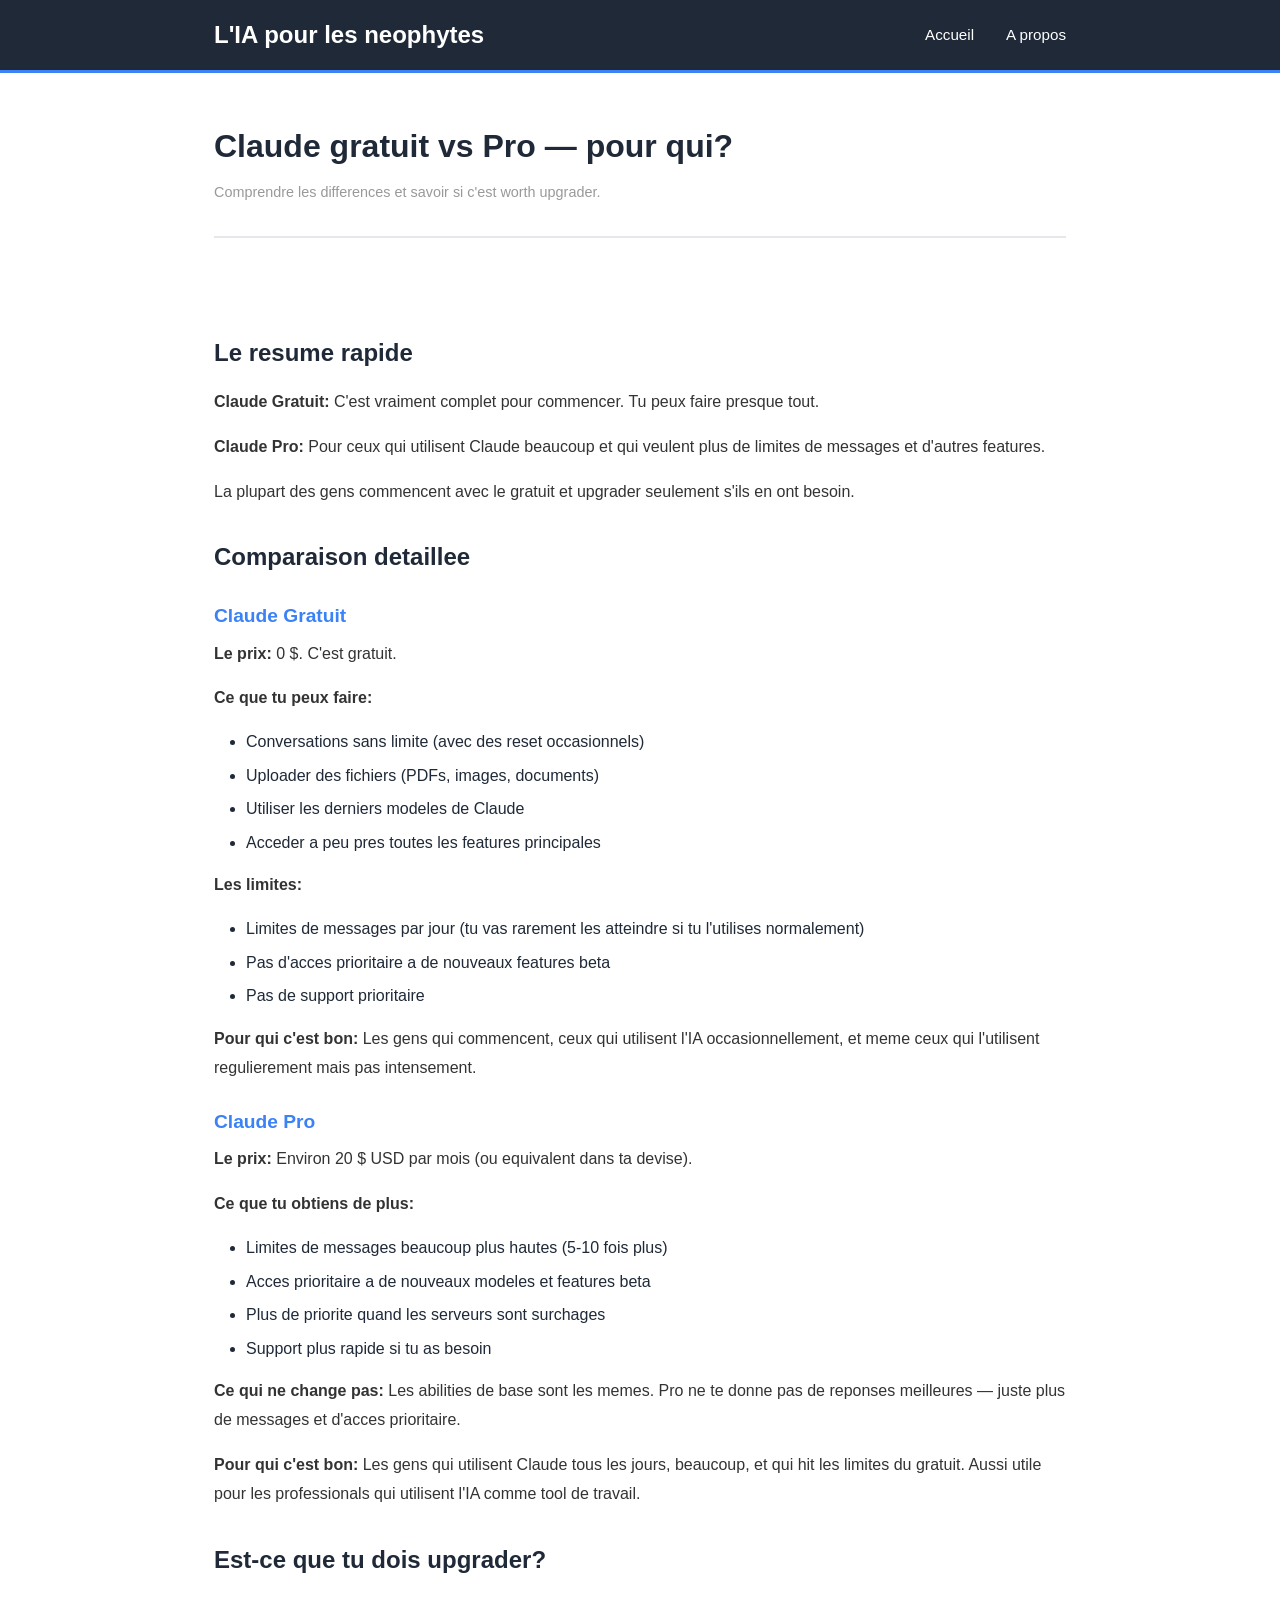
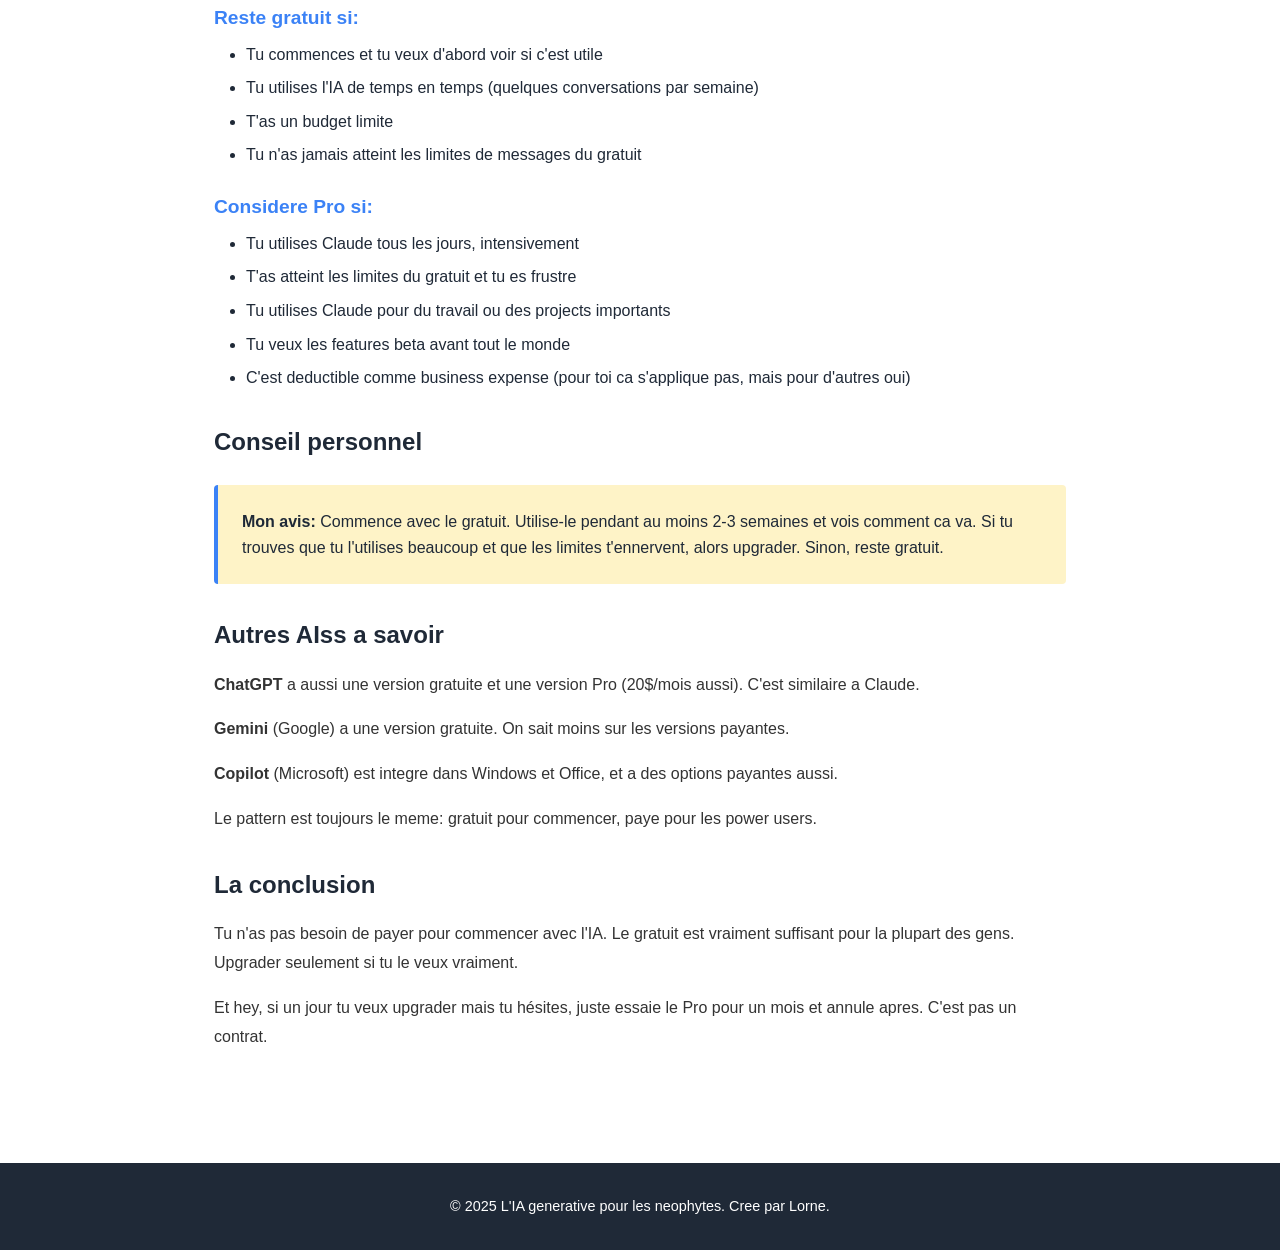
<file: articles/05-gratuit-vs-pro.html>
<!DOCTYPE html>
<html lang="fr">
<head>
  <meta charset="UTF-8">
  <meta name="viewport" content="width=device-width, initial-scale=1.0">
  <title>Claude gratuit vs Pro - L'IA pour les neophytes</title>
  <link rel="stylesheet" href="../style.css">
</head>
<body>
  <header>
    <nav class="container">
      <a href="/" class="logo">L'IA pour les neophytes</a>
      <ul class="nav-links">
        <li><a href="/">Accueil</a></li>
        <li><a href="../about.html">A propos</a></li>
      </ul>
    </nav>
  </header>

  <div class="container">
    <article>
      <div class="article-header">
        <h1>Claude gratuit vs Pro — pour qui?</h1>
        <p class="article-meta">Comprendre les differences et savoir si c'est worth upgrader.</p>
      </div>

      <div class="article-content">
        <h2>Le resume rapide</h2>
        
        <p><strong>Claude Gratuit:</strong> C'est vraiment complet pour commencer. Tu peux faire presque tout.</p>

        <p><strong>Claude Pro:</strong> Pour ceux qui utilisent Claude beaucoup et qui veulent plus de limites de messages et d'autres features.</p>

        <p>La plupart des gens commencent avec le gratuit et upgrader seulement s'ils en ont besoin.</p>

        <h2>Comparaison detaillee</h2>

        <h3>Claude Gratuit</h3>

        <p><strong>Le prix:</strong> 0 $. C'est gratuit.</p>

        <p><strong>Ce que tu peux faire:</strong></p>
        <ul>
          <li>Conversations sans limite (avec des reset occasionnels)</li>
          <li>Uploader des fichiers (PDFs, images, documents)</li>
          <li>Utiliser les derniers modeles de Claude</li>
          <li>Acceder a peu pres toutes les features principales</li>
        </ul>

        <p><strong>Les limites:</strong></p>
        <ul>
          <li>Limites de messages par jour (tu vas rarement les atteindre si tu l'utilises normalement)</li>
          <li>Pas d'acces prioritaire a de nouveaux features beta</li>
          <li>Pas de support prioritaire</li>
        </ul>

        <p><strong>Pour qui c'est bon:</strong> Les gens qui commencent, ceux qui utilisent l'IA occasionnellement, et meme ceux qui l'utilisent regulierement mais pas intensement.</p>

        <h3>Claude Pro</h3>

        <p><strong>Le prix:</strong> Environ 20 $ USD par mois (ou equivalent dans ta devise).</p>

        <p><strong>Ce que tu obtiens de plus:</strong></p>
        <ul>
          <li>Limites de messages beaucoup plus hautes (5-10 fois plus)</li>
          <li>Acces prioritaire a de nouveaux modeles et features beta</li>
          <li>Plus de priorite quand les serveurs sont surchages</li>
          <li>Support plus rapide si tu as besoin</li>
        </ul>

        <p><strong>Ce qui ne change pas:</strong> Les abilities de base sont les memes. Pro ne te donne pas de reponses meilleures — juste plus de messages et d'acces prioritaire.</p>

        <p><strong>Pour qui c'est bon:</strong> Les gens qui utilisent Claude tous les jours, beaucoup, et qui hit les limites du gratuit. Aussi utile pour les professionals qui utilisent l'IA comme tool de travail.</p>

        <h2>Est-ce que tu dois upgrader?</h2>

        <h3>Reste gratuit si:</h3>
        <ul>
          <li>Tu commences et tu veux d'abord voir si c'est utile</li>
          <li>Tu utilises l'IA de temps en temps (quelques conversations par semaine)</li>
          <li>T'as un budget limite</li>
          <li>Tu n'as jamais atteint les limites de messages du gratuit</li>
        </ul>

        <h3>Considere Pro si:</h3>
        <ul>
          <li>Tu utilises Claude tous les jours, intensivement</li>
          <li>T'as atteint les limites du gratuit et tu es frustre</li>
          <li>Tu utilises Claude pour du travail ou des projects importants</li>
          <li>Tu veux les features beta avant tout le monde</li>
          <li>C'est deductible comme business expense (pour toi ca s'applique pas, mais pour d'autres oui)</li>
        </ul>

        <h2>Conseil personnel</h2>

        <div class="highlight">
          <strong>Mon avis:</strong> Commence avec le gratuit. Utilise-le pendant au moins 2-3 semaines et vois comment ca va. Si tu trouves que tu l'utilises beaucoup et que les limites t'ennervent, alors upgrader. Sinon, reste gratuit.
        </div>

        <h2>Autres AIss a savoir</h2>

        <p><strong>ChatGPT</strong> a aussi une version gratuite et une version Pro (20$/mois aussi). C'est similaire a Claude.</p>

        <p><strong>Gemini</strong> (Google) a une version gratuite. On sait moins sur les versions payantes.</p>

        <p><strong>Copilot</strong> (Microsoft) est integre dans Windows et Office, et a des options payantes aussi.</p>

        <p>Le pattern est toujours le meme: gratuit pour commencer, paye pour les power users.</p>

        <h2>La conclusion</h2>

        <p>Tu n'as pas besoin de payer pour commencer avec l'IA. Le gratuit est vraiment suffisant pour la plupart des gens. Upgrader seulement si tu le veux vraiment.</p>

        <p>Et hey, si un jour tu veux upgrader mais tu hésites, juste essaie le Pro pour un mois et annule apres. C'est pas un contrat.</p>
      </div>
    </article>
  </div>

  <footer>
    <p>&copy; 2025 L'IA generative pour les neophytes. Cree par Lorne.</p>
  </footer>
</body>
</html>
</file>
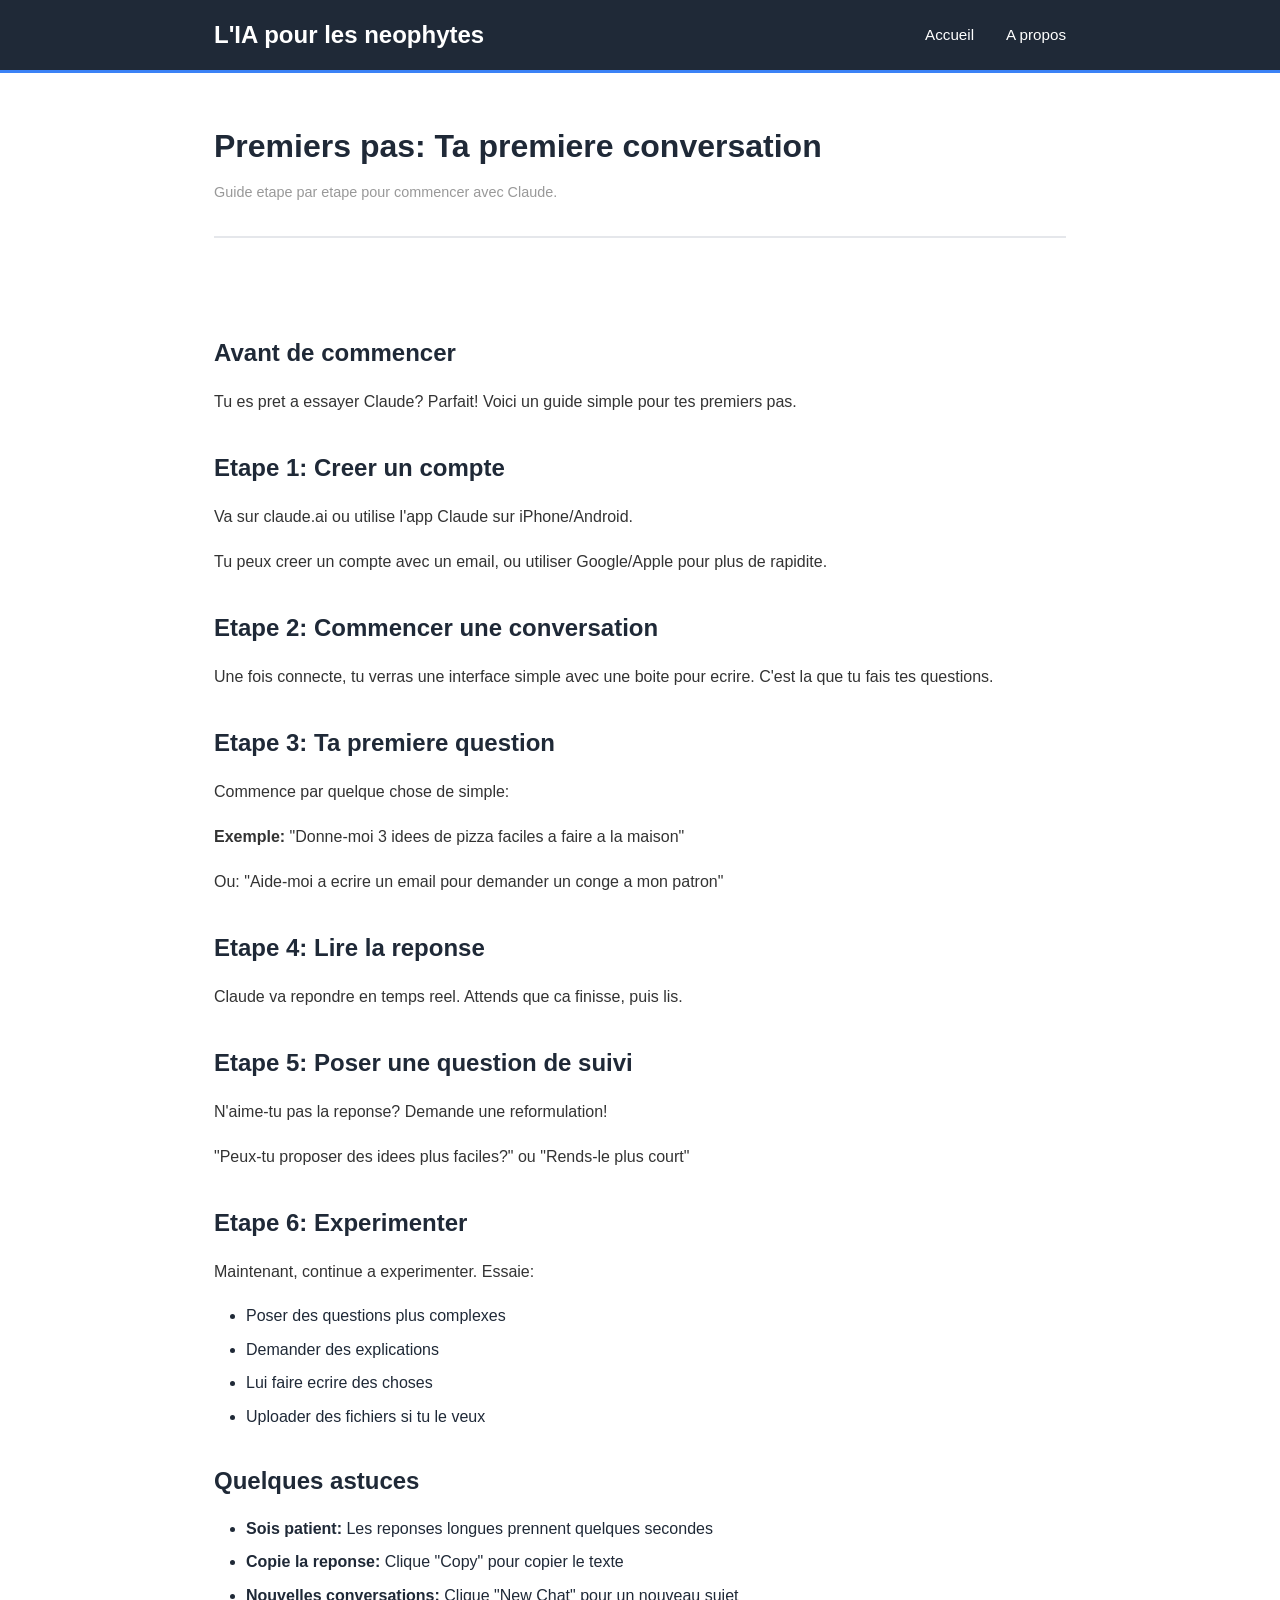
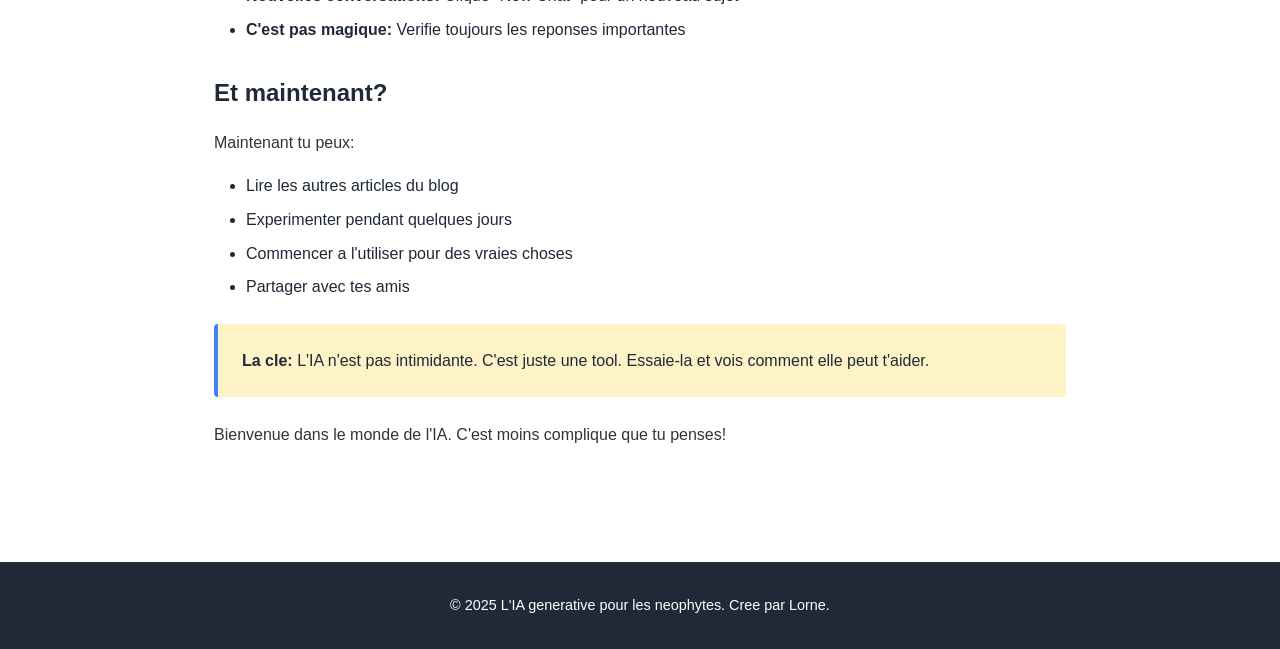
<file: articles/06-premiers-pas.html>
<!DOCTYPE html>
<html lang="fr">
<head>
  <meta charset="UTF-8">
  <meta name="viewport" content="width=device-width, initial-scale=1.0">
  <title>Premiers pas - L'IA pour les neophytes</title>
  <link rel="stylesheet" href="../style.css">
</head>
<body>
  <header>
    <nav class="container">
      <a href="/" class="logo">L'IA pour les neophytes</a>
      <ul class="nav-links">
        <li><a href="/">Accueil</a></li>
        <li><a href="../about.html">A propos</a></li>
      </ul>
    </nav>
  </header>

  <div class="container">
    <article>
      <div class="article-header">
        <h1>Premiers pas: Ta premiere conversation</h1>
        <p class="article-meta">Guide etape par etape pour commencer avec Claude.</p>
      </div>

      <div class="article-content">
        <h2>Avant de commencer</h2>
        <p>Tu es pret a essayer Claude? Parfait! Voici un guide simple pour tes premiers pas.</p>

        <h2>Etape 1: Creer un compte</h2>
        <p>Va sur claude.ai ou utilise l'app Claude sur iPhone/Android.</p>
        <p>Tu peux creer un compte avec un email, ou utiliser Google/Apple pour plus de rapidite.</p>

        <h2>Etape 2: Commencer une conversation</h2>
        <p>Une fois connecte, tu verras une interface simple avec une boite pour ecrire. C'est la que tu fais tes questions.</p>

        <h2>Etape 3: Ta premiere question</h2>
        <p>Commence par quelque chose de simple:</p>
        <p><strong>Exemple:</strong> "Donne-moi 3 idees de pizza faciles a faire a la maison"</p>
        <p>Ou: "Aide-moi a ecrire un email pour demander un conge a mon patron"</p>

        <h2>Etape 4: Lire la reponse</h2>
        <p>Claude va repondre en temps reel. Attends que ca finisse, puis lis.</p>

        <h2>Etape 5: Poser une question de suivi</h2>
        <p>N'aime-tu pas la reponse? Demande une reformulation!</p>
        <p>"Peux-tu proposer des idees plus faciles?" ou "Rends-le plus court"</p>

        <h2>Etape 6: Experimenter</h2>
        <p>Maintenant, continue a experimenter. Essaie:</p>
        <ul>
          <li>Poser des questions plus complexes</li>
          <li>Demander des explications</li>
          <li>Lui faire ecrire des choses</li>
          <li>Uploader des fichiers si tu le veux</li>
        </ul>

        <h2>Quelques astuces</h2>
        <ul>
          <li><strong>Sois patient:</strong> Les reponses longues prennent quelques secondes</li>
          <li><strong>Copie la reponse:</strong> Clique "Copy" pour copier le texte</li>
          <li><strong>Nouvelles conversations:</strong> Clique "New Chat" pour un nouveau sujet</li>
          <li><strong>C'est pas magique:</strong> Verifie toujours les reponses importantes</li>
        </ul>

        <h2>Et maintenant?</h2>
        <p>Maintenant tu peux:</p>
        <ul>
          <li>Lire les autres articles du blog</li>
          <li>Experimenter pendant quelques jours</li>
          <li>Commencer a l'utiliser pour des vraies choses</li>
          <li>Partager avec tes amis</li>
        </ul>

        <div class="highlight">
          <strong>La cle:</strong> L'IA n'est pas intimidante. C'est juste une tool. Essaie-la et vois comment elle peut t'aider.
        </div>

        <p>Bienvenue dans le monde de l'IA. C'est moins complique que tu penses!</p>
      </div>
    </article>
  </div>

  <footer>
    <p>&copy; 2025 L'IA generative pour les neophytes. Cree par Lorne.</p>
  </footer>
</body>
</html>
</file>
<file: style.css>
* {
  margin: 0;
  padding: 0;
  box-sizing: border-box;
}

:root {
  --primary: #1f2937;
  --accent: #3b82f6;
  --light: #f3f4f6;
  --text: #1f2937;
  --border: #e5e7eb;
  --shadow: 0 1px 3px rgba(0, 0, 0, 0.1);
}

body {
  font-family: -apple-system, BlinkMacSystemFont, 'Segoe UI', Roboto, 'Helvetica Neue', Arial, sans-serif;
  line-height: 1.6;
  color: var(--text);
  background: #ffffff;
}

header {
  background: var(--primary);
  color: white;
  padding: 1rem 0;
  border-bottom: 3px solid var(--accent);
}

nav {
  max-width: 900px;
  margin: 0 auto;
  padding: 0 1.5rem;
  display: flex;
  justify-content: space-between;
  align-items: center;
}

.logo {
  font-size: 1.5rem;
  font-weight: bold;
  text-decoration: none;
  color: white;
}

.nav-links {
  list-style: none;
  display: flex;
  gap: 2rem;
}

.nav-links a {
  color: white;
  text-decoration: none;
  font-size: 0.95rem;
  transition: opacity 0.2s;
}

.nav-links a:hover {
  opacity: 0.7;
}

.container {
  max-width: 900px;
  margin: 0 auto;
  padding: 0 1.5rem;
}

.hero {
  padding: 4rem 1.5rem;
  text-align: center;
  background: linear-gradient(135deg, #f3f4f6 0%, #e5e7eb 100%);
}

.hero h1 {
  font-size: 2.5rem;
  margin-bottom: 1rem;
  color: var(--primary);
}

.hero p {
  font-size: 1.1rem;
  color: #666;
  max-width: 600px;
  margin: 0 auto 2rem;
}

.cta-button {
  display: inline-block;
  background: var(--accent);
  color: white;
  padding: 0.75rem 2rem;
  border-radius: 0.5rem;
  text-decoration: none;
  font-weight: 500;
  transition: background 0.2s;
}

.cta-button:hover {
  background: #2563eb;
}

.articles-grid {
  display: grid;
  grid-template-columns: repeat(auto-fit, minmax(280px, 1fr));
  gap: 2rem;
  padding: 3rem 0;
}

.article-card {
  background: white;
  border: 1px solid var(--border);
  border-radius: 0.5rem;
  padding: 2rem;
  box-shadow: var(--shadow);
  transition: transform 0.2s, box-shadow 0.2s;
  text-decoration: none;
  color: inherit;
  display: block;
}

.article-card:hover {
  transform: translateY(-4px);
  box-shadow: 0 4px 12px rgba(0, 0, 0, 0.15);
}

.article-card h3 {
  color: var(--accent);
  margin-bottom: 0.5rem;
  font-size: 1.3rem;
}

.article-card p {
  color: #666;
  font-size: 0.95rem;
  line-height: 1.5;
}

.article-header {
  padding: 3rem 0 2rem;
  border-bottom: 2px solid var(--border);
  margin-bottom: 2rem;
}

.article-header h1 {
  font-size: 2rem;
  margin-bottom: 0.5rem;
  color: var(--primary);
}

.article-meta {
  color: #999;
  font-size: 0.9rem;
}

.article-content {
  padding: 2rem 0;
}

.article-content h2 {
  font-size: 1.5rem;
  margin: 2rem 0 1rem;
  color: var(--primary);
}

.article-content h3 {
  font-size: 1.2rem;
  margin: 1.5rem 0 0.5rem;
  color: var(--accent);
}

.article-content p {
  margin-bottom: 1rem;
  line-height: 1.8;
  color: #333;
}

.article-content ul,
.article-content ol {
  margin-left: 2rem;
  margin-bottom: 1rem;
}

.article-content li {
  margin-bottom: 0.5rem;
}

.highlight {
  background: #fef3c7;
  padding: 1.5rem;
  border-left: 4px solid var(--accent);
  margin: 1.5rem 0;
  border-radius: 0.25rem;
}

.about-hero {
  display: grid;
  grid-template-columns: 200px 1fr;
  gap: 3rem;
  align-items: start;
  padding: 3rem 0;
}

.about-photo {
  width: 200px;
  height: 200px;
  border-radius: 50%;
  overflow: hidden;
  border: 4px solid var(--accent);
  box-shadow: var(--shadow);
}

.about-photo img {
  width: 100%;
  height: 100%;
  object-fit: cover;
}

.about-text h1 {
  font-size: 2rem;
  margin-bottom: 1rem;
  color: var(--primary);
}

.about-text p {
  font-size: 1rem;
  line-height: 1.8;
  margin-bottom: 1rem;
  color: #333;
}

footer {
  background: var(--primary);
  color: white;
  padding: 2rem;
  text-align: center;
  margin-top: 4rem;
  font-size: 0.9rem;
}

footer a {
  color: var(--accent);
  text-decoration: none;
}

footer a:hover {
  text-decoration: underline;
}

@media (max-width: 768px) {
  .hero h1 {
    font-size: 1.8rem;
  }

  .about-hero {
    grid-template-columns: 1fr;
    text-align: center;
  }

  .about-photo {
    margin: 0 auto;
  }

  .nav-links {
    gap: 1rem;
  }

  .articles-grid {
    grid-template-columns: 1fr;
  }
}

@media (max-width: 480px) {
  .container {
    padding: 0 1rem;
  }

  .hero {
    padding: 2rem 1rem;
  }

  .hero h1 {
    font-size: 1.5rem;
  }

  .nav-links {
    flex-direction: column;
    gap: 0.5rem;
    font-size: 0.85rem;
  }
}
</file>
